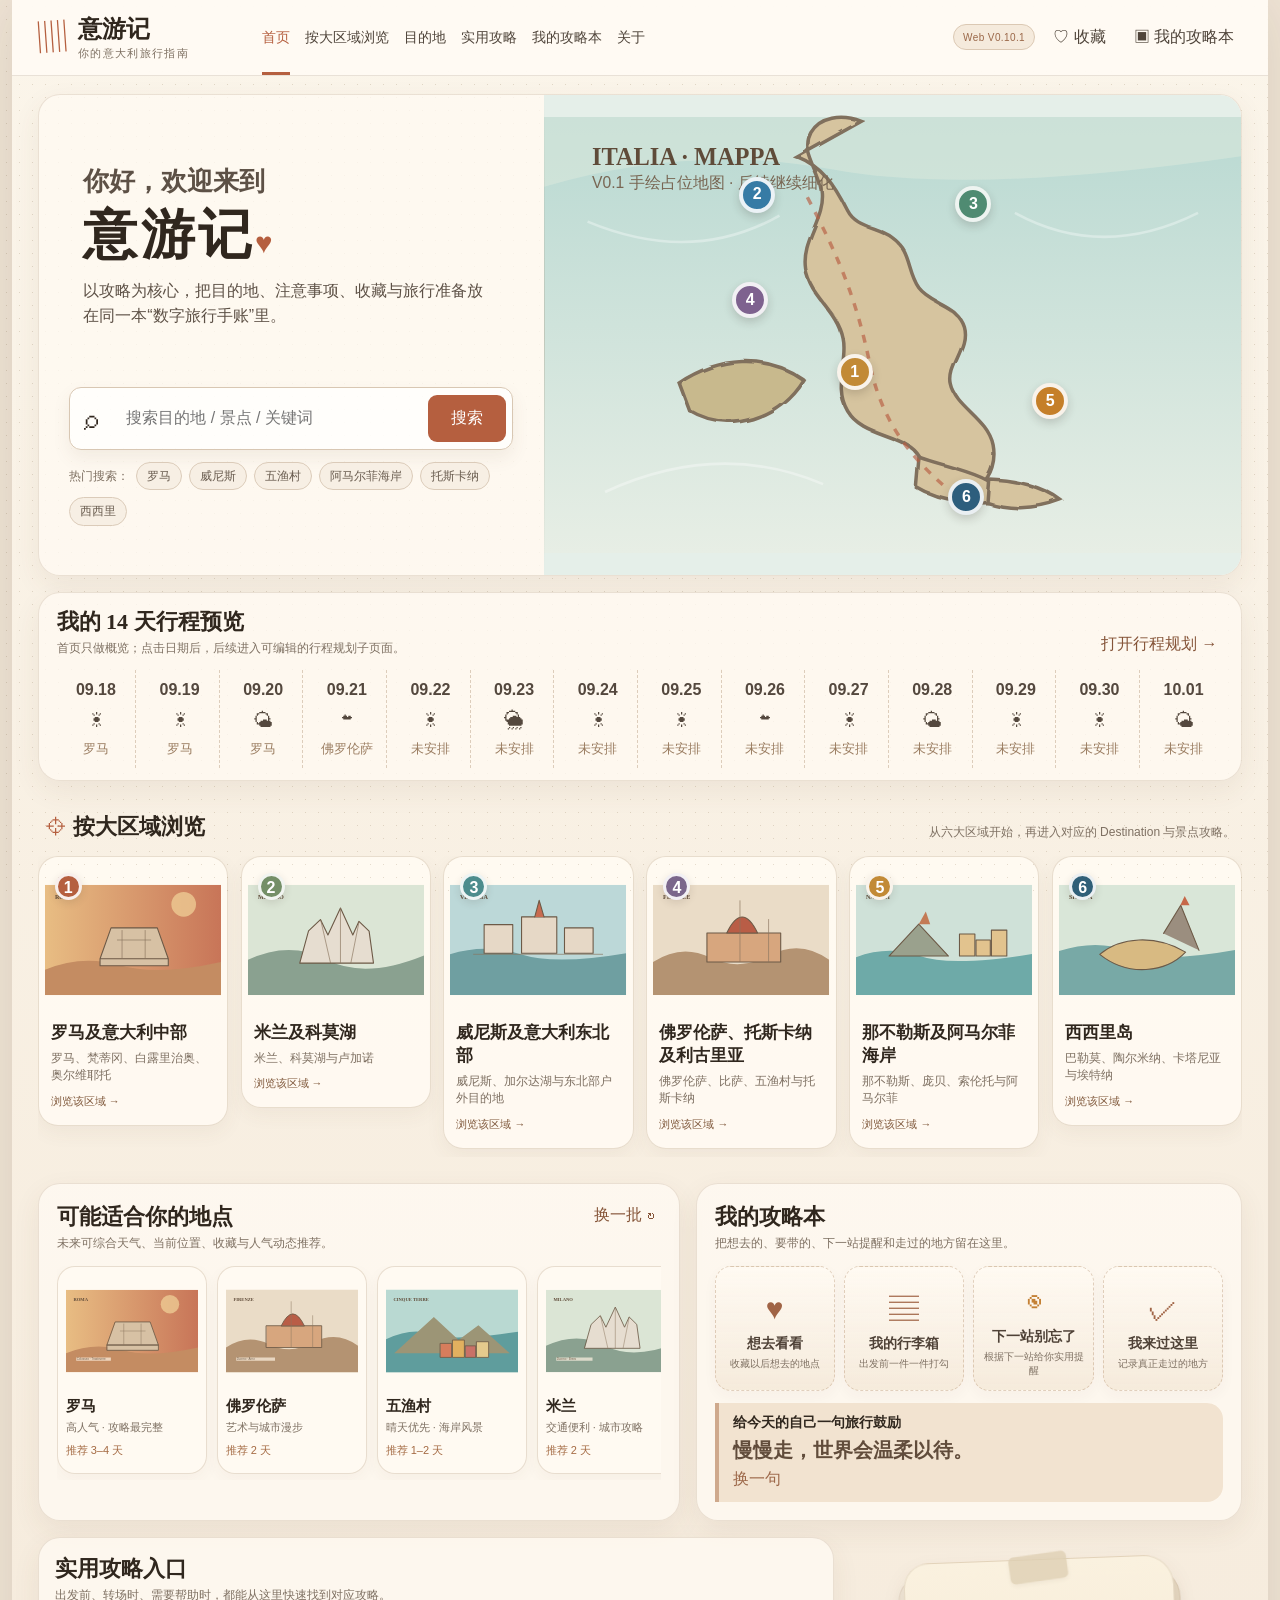
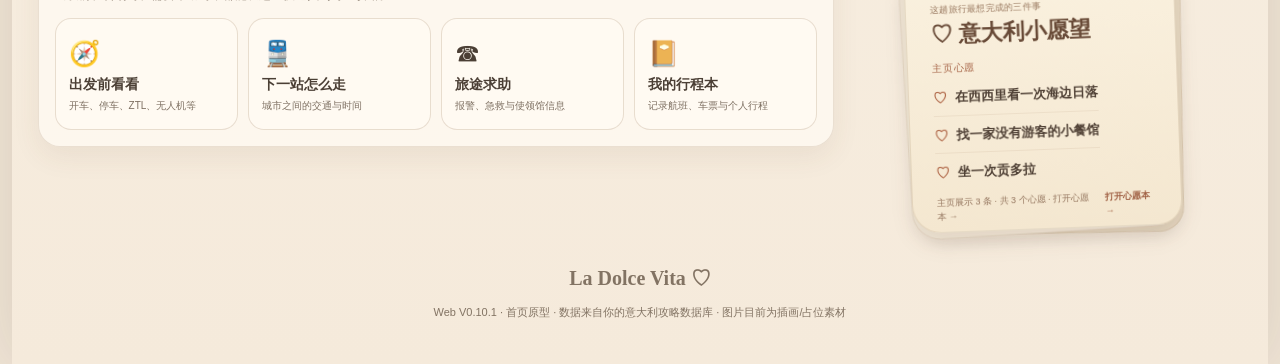
<file: index.html>
<!doctype html>
<html lang="zh-CN">
<head>
  <meta charset="utf-8" />
  <meta name="viewport" content="width=device-width, initial-scale=1" />
  <meta name="description" content="意游记：以攻略为核心的意大利旅行指南原型。" />
  <meta name="app-version" content="Web V0.10.1" />
  <title>意游记｜意大利旅行攻略</title>
  <link rel="stylesheet" href="styles.css?v=0.9" />
  <link rel="stylesheet" href="wishlist.css?v=0.9" />
  <link rel="stylesheet" href="ui-v09.css?v=0.9" />
  <link rel="stylesheet" href="card-interactions.css?v=0.10.1" />
</head>
<body>
  <div class="site-shell">
    <header class="topbar">
      <a class="brand" href="#top" aria-label="回到首页">
        <span class="brand-mark" aria-hidden="true">▥</span>
        <span><strong>意游记</strong><small>你的意大利旅行指南</small></span>
      </a>
      <nav class="main-nav" aria-label="主导航">
        <a class="active" href="#top">首页</a>
        <a href="#areas">按大区域浏览</a>
        <a href="#recommendations">目的地</a>
        <a href="#practical">实用攻略</a>
        <a href="#guidebook">我的攻略本</a>
        <a href="#about">关于</a>
      </nav>
      <div class="top-actions">
        <span class="version-badge" title="当前原型版本">Web V0.10.1</span>
        <button class="icon-button" type="button" data-toast="收藏夹将在下一阶段接入">♡ <span>收藏</span></button>
        <button class="icon-button" type="button" data-toast="我的攻略本将在后续接入个人账号">▣ <span>我的攻略本</span></button>
      </div>
    </header>

    <main id="top">
      <section class="hero scrapbook-sheet">
        <div class="hero-copy">
          <div class="paper-note intro-note">
            <p class="eyebrow">你好，欢迎来到</p>
            <h1>意游记<span>♥</span></h1>
            <p>以攻略为核心，把目的地、注意事项、收藏与旅行准备放在同一本“数字旅行手账”里。</p>
          </div>
          <div class="search-card">
            <label class="search-box">
              <span aria-hidden="true">⌕</span>
              <input id="site-search" type="search" placeholder="搜索目的地 / 景点 / 关键词" autocomplete="off" />
              <button id="search-button" type="button">搜索</button>
            </label>
            <div class="hot-search" aria-label="热门搜索">
              <span>热门搜索：</span>
              <button type="button">罗马</button><button type="button">威尼斯</button><button type="button">五渔村</button>
              <button type="button">阿马尔菲海岸</button><button type="button">托斯卡纳</button><button type="button">西西里</button>
            </div>
          </div>
        </div>

        <div class="map-stage" aria-label="意大利六大区域插画地图">
          <svg class="hero-map" role="img" aria-label="手绘风格的意大利区域地图"><use href="assets/illustrations.svg#italy-map"></use></svg>
          <button class="map-hotspot hotspot-1" data-area="A01">1</button>
          <button class="map-hotspot hotspot-2" data-area="A02">2</button>
          <button class="map-hotspot hotspot-3" data-area="A03">3</button>
          <button class="map-hotspot hotspot-4" data-area="A04">4</button>
          <button class="map-hotspot hotspot-5" data-area="A05">5</button>
          <button class="map-hotspot hotspot-6" data-area="A06">6</button>
        </div>
      </section>

      <section class="calendar-strip scrapbook-sheet" aria-labelledby="calendar-title">
        <div class="section-kicker">
          <div>
            <h2 id="calendar-title">我的 14 天行程预览</h2>
            <p>首页只做概览；点击日期后，后续进入可编辑的行程规划子页面。</p>
          </div>
          <button type="button" id="open-planner">打开行程规划 →</button>
        </div>
        <div id="calendar-days" class="calendar-days" aria-label="14天行程"></div>
      </section>

      <section id="areas" class="section-block">
        <div class="section-heading">
          <div><span class="section-icon">⌖</span><h2>按大区域浏览</h2></div>
          <p>从六大区域开始，再进入对应的 Destination 与景点攻略。</p>
        </div>
        <div id="area-grid" class="area-grid"></div>
      </section>

      <section class="lower-grid">
        <div id="recommendations" class="recommend-panel scrapbook-sheet">
          <div class="panel-heading">
            <div><h2>可能适合你的地点</h2><p>未来可综合天气、当前位置、收藏与人气动态推荐。</p></div>
            <button id="shuffle-reco" type="button">换一批 ↻</button>
          </div>
          <div id="recommend-grid" class="recommend-grid"></div>
        </div>

        <div id="guidebook" class="guidebook-panel scrapbook-sheet">
          <div class="panel-heading">
            <div><h2>我的攻略本</h2><p>把想去的、要带的、下一站提醒和走过的地方留在这里。</p></div>
          </div>
          <div class="guidebook-grid">
            <button type="button" class="notebook-card" data-toast="想去看看：后续支持一键收藏景点与目的地，并按城市整理"><span>♥</span><strong>想去看看</strong><small>收藏以后想去的地点</small></button>
            <button type="button" class="notebook-card" data-toast="我的行李箱：后续可自己添加、勾选和复用旅行携带清单"><span>▤</span><strong>我的行李箱</strong><small>出发前一件一件打勾</small></button>
            <button type="button" class="notebook-card next-stop" data-toast="下一站别忘了：未来会结合你的行程，提醒预约、交通、停车、天气与收藏景点"><span>◉</span><strong>下一站别忘了</strong><small>根据下一站给你实用提醒</small></button>
            <button type="button" class="notebook-card" data-toast="我来过这里：后续可以标记已经去过的 Destination，并留下简单旅行记录"><span>✓</span><strong>我来过这里</strong><small>记录真正走过的地方</small></button>
          </div>
          <aside class="encouragement" aria-label="给自己的话">
            <span>给今天的自己一句旅行鼓励</span>
            <blockquote id="encouragement-text">慢慢走，世界会温柔以待。</blockquote>
            <button id="new-encouragement" type="button">换一句</button>
          </aside>
        </div>
      </section>

      <section class="bottom-tools-grid" aria-label="攻略工具与意大利小愿望">
        <section id="practical" class="practical compact-practical scrapbook-sheet">
          <div class="panel-heading compact">
            <div><h2>实用攻略入口</h2><p>出发前、转场时、需要帮助时，都能从这里快速找到对应攻略。</p></div>
          </div>
          <div class="practical-grid practical-grid-four">
            <button type="button" data-toast="后续子页面会整理意大利开车、停车、ZTL、自驾与无人机等通用旅行须知"><span>🧭</span><strong>出发前看看</strong><small>开车、停车、ZTL、无人机等</small></button>
            <button type="button" data-toast="后续会做一张意大利交通图，展示大区与城市之间怎么走、使用什么交通以及大致时间"><span>🚆</span><strong>下一站怎么走</strong><small>城市之间的交通与时间</small></button>
            <button type="button" id="emergency-shortcut"><span>☎</span><strong>旅途求助</strong><small>报警、急救与使领馆信息</small></button>
            <button type="button" data-toast="我的行程本后续支持自己添加航班、车票、船票以及个人行程信息"><span>📔</span><strong>我的行程本</strong><small>记录航班、车票与个人行程</small></button>
          </div>
        </section>

        <aside id="wishlist" class="wish-stack" aria-labelledby="wish-title">
          <div class="wish-sheet">
            <span class="wish-tape" aria-hidden="true"></span>
            <p class="wish-kicker">这趟旅行最想完成的三件事</p>
            <h2 id="wish-title">♡ 意大利小愿望</h2>
            <button id="open-wishlist" class="featured-wish" type="button" aria-haspopup="dialog" aria-controls="wishlist-dialog">
              <span class="featured-wish-label">主页心愿</span>
              <span id="home-wish-list" class="home-wish-list" aria-live="polite"></span>
              <span class="wish-home-footer">
                <span id="wish-count">3 个心愿</span>
                <strong>打开心愿本 →</strong>
              </span>
            </button>
          </div>
        </aside>
      </section>
    </main>

    <footer id="about" class="footer">
      <span>La Dolce Vita ♡</span>
      <p>Web V0.10.1 · 首页原型 · 数据来自你的意大利攻略数据库 · 图片目前为插画/占位素材</p>
    </footer>
  </div>

  <dialog id="planner-dialog" class="paper-dialog">
    <button class="dialog-close" type="button" data-close-dialog="planner-dialog" aria-label="关闭">×</button>
    <h2>行程规划子页面</h2>
    <p>这里后续会做成你说的“轻量甘特图”：每一天可以指定所在城市/区域，拖动或编辑日期，并与天气、收藏地点联动。</p>
    <div class="mini-gantt" aria-hidden="true">
      <span>罗马</span><i style="--start:1;--span:4"></i>
      <span>佛罗伦萨</span><i style="--start:5;--span:3"></i>
      <span>威尼斯</span><i style="--start:8;--span:2"></i>
      <span>西西里</span><i style="--start:10;--span:5"></i>
    </div>
    <p class="muted">当前首页只保留入口与预览，正式交互放到子页面阶段。</p>
  </dialog>

  <dialog id="emergency-dialog" class="paper-dialog">
    <button class="dialog-close" type="button" data-close-dialog="emergency-dialog" aria-label="关闭">×</button>
    <h2>旅途求助</h2>
    <p class="muted">这里会集中放旅行中真正需要快速找到的应急信息，包括报警、急救、中国驻意大利使领馆及其他求助方式。</p>
    <div class="emergency-list">
      <div><strong>欧洲统一紧急电话</strong><span>112</span></div>
      <div><strong>中国驻意大利使领馆 / 其他应急联系方式</strong><span>后续从攻略数据接入</span></div>
    </div>
  </dialog>

  <dialog id="wishlist-dialog" class="paper-dialog wish-dialog">
    <button class="dialog-close" type="button" data-close-dialog="wishlist-dialog" aria-label="关闭">×</button>
    <div class="wish-dialog-header">
      <h2>♡ 意大利小愿望</h2>
      <p class="muted">这里是完整的心愿本：可以新增、直接修改文字、标记完成或删除。用 ☆ / ★ 选择主页最想完成的 3 条心愿。</p>
    </div>
    <form id="wish-form" class="wish-add-form">
      <input id="wish-input" type="text" maxlength="80" autocomplete="off" placeholder="比如：在陶尔米纳看一次日落" aria-label="写下一个新的意大利小愿望" />
      <button type="submit">＋ 添加心愿</button>
    </form>
    <div id="wish-items" class="wish-items" aria-live="polite"></div>
    <p class="muted wish-dialog-help">V0.9 先用弹窗验证编辑逻辑；主页稳定后，这里可以直接升级成完整独立子页面。</p>
  </dialog>

  <div id="toast" class="toast" role="status" aria-live="polite"></div>
  <script src="data.js?v=0.9"></script>
  <script src="app.js?v=0.9"></script>
  <script src="wishlist.js?v=0.9"></script>
  <script src="card-interactions.js?v=0.10.1"></script>
</body>
</html>
</file>
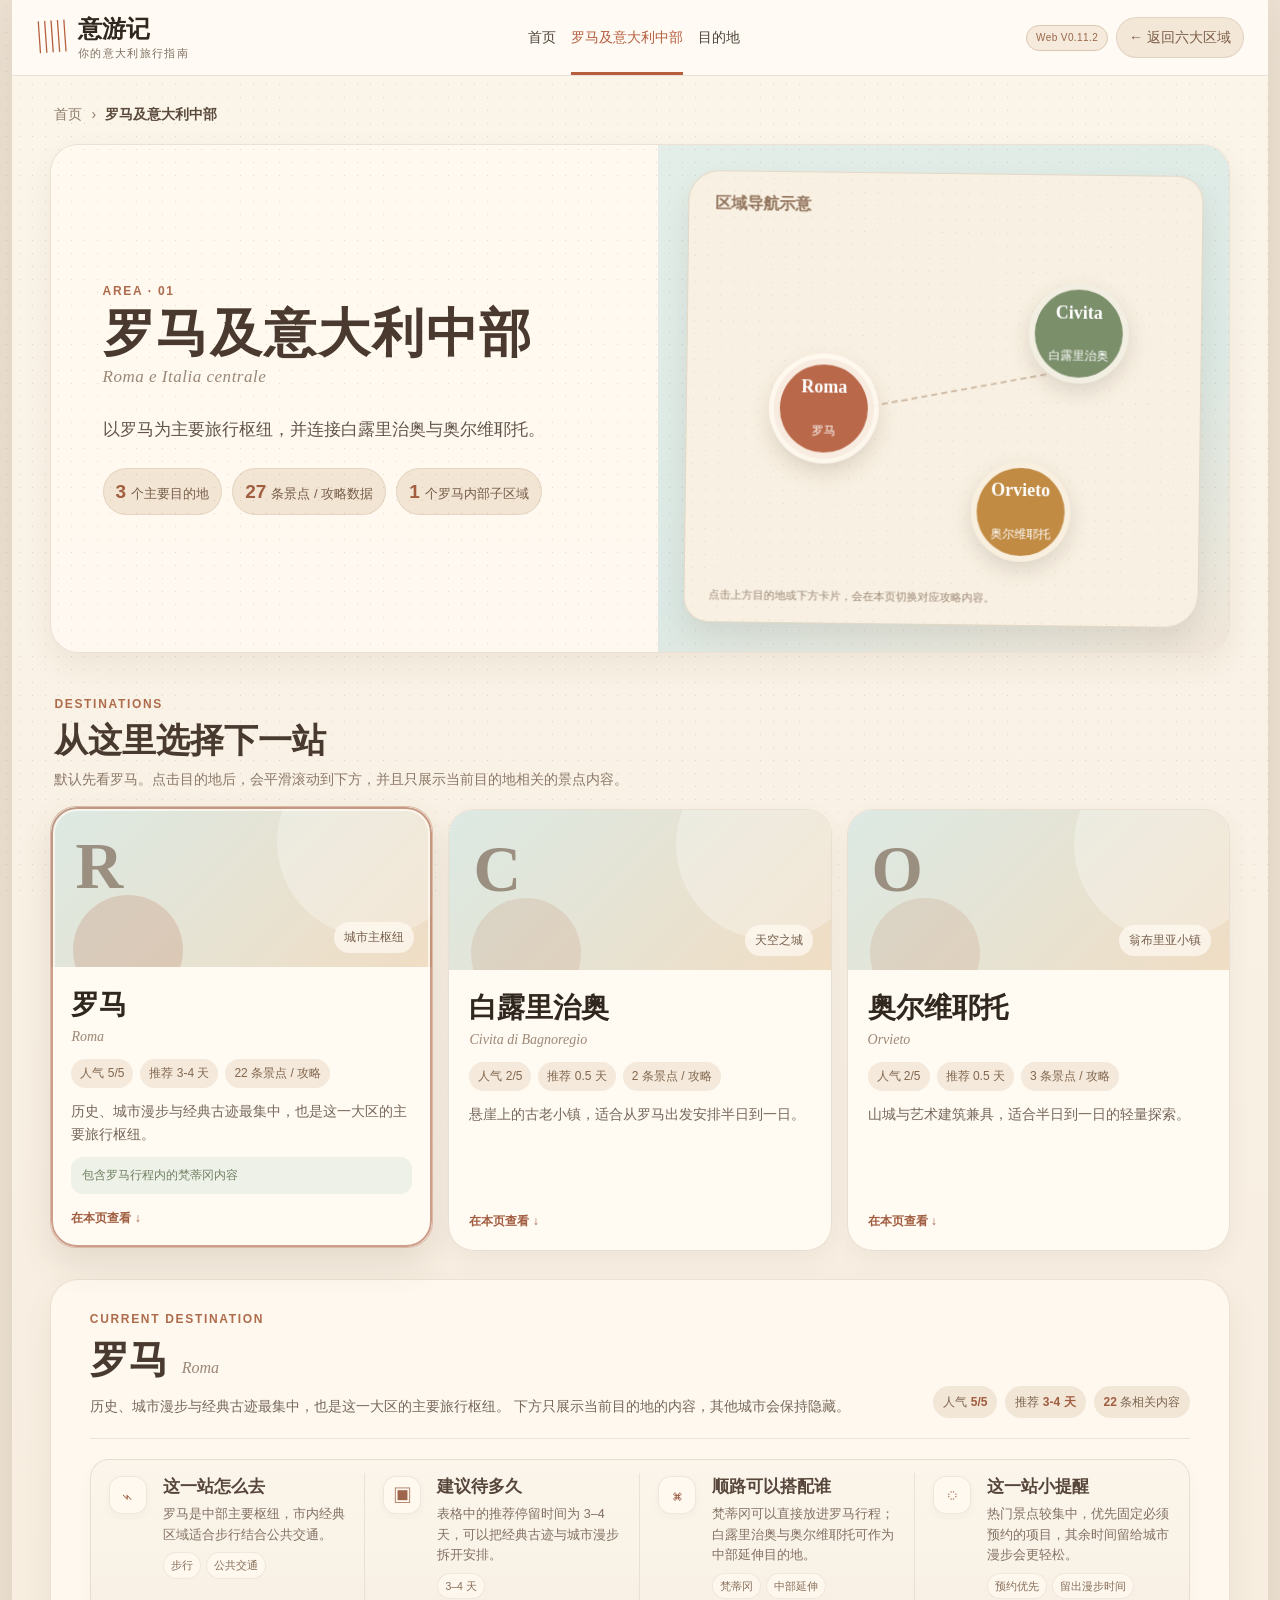
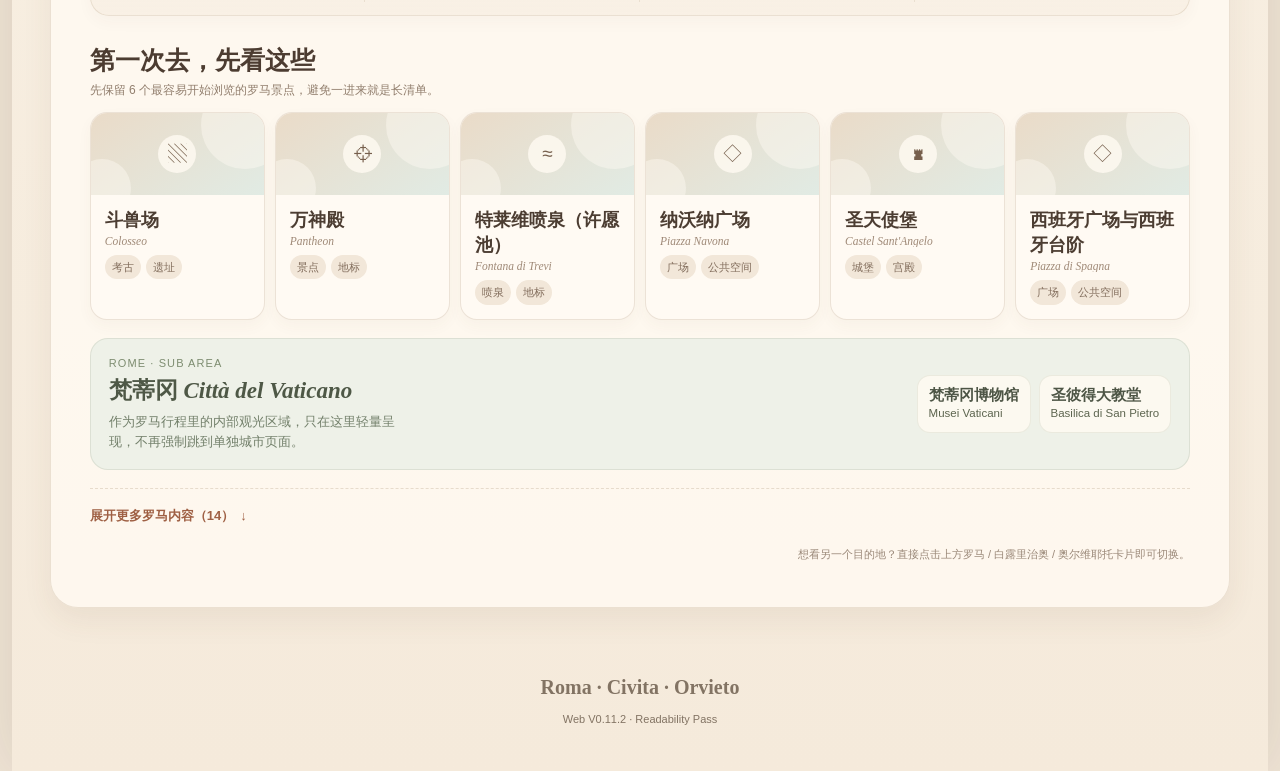
<file: area.html>
<!doctype html>
<html lang="zh-CN">
<head>
  <meta charset="utf-8" />
  <meta name="viewport" content="width=device-width, initial-scale=1" />
  <meta name="description" content="意游记区域攻略：罗马及意大利中部" />
  <meta name="app-version" content="Web V0.11.2" />
  <title>罗马及意大利中部｜意游记</title>
  <link rel="stylesheet" href="styles.css?v=0.10" />
  <link rel="stylesheet" href="subpages.css?v=0.10" />
  <link rel="stylesheet" href="card-interactions.css?v=0.10.1" />
  <link rel="stylesheet" href="area-v011.css?v=0.11" />
  <link rel="stylesheet" href="area-v0111.css?v=0.11.1" />
  <link rel="stylesheet" href="area-v0112.css?v=0.11.2" />
</head>
<body>
  <div class="site-shell subpage-shell">
    <header class="topbar subpage-topbar">
      <a class="brand" href="index.html" aria-label="返回首页">
        <span class="brand-mark" aria-hidden="true">▥</span>
        <span><strong>意游记</strong><small>你的意大利旅行指南</small></span>
      </a>
      <nav class="main-nav subpage-nav" aria-label="子页面导航">
        <a href="index.html">首页</a>
        <a class="active" href="area.html?id=A01">罗马及意大利中部</a>
        <a href="#destinations">目的地</a>
      </nav>
      <div class="top-actions">
        <span class="version-badge">Web V0.11.2</span>
        <a class="soft-link" href="index.html#areas">← 返回六大区域</a>
      </div>
    </header>

    <main class="subpage-main">
      <div class="breadcrumb" aria-label="面包屑">
        <a href="index.html">首页</a><span>›</span><strong id="breadcrumb-area">罗马及意大利中部</strong>
      </div>

      <section class="area-hero paper-surface">
        <div class="area-hero-copy">
          <p class="subpage-eyebrow">AREA · 01</p>
          <h1 id="area-title">罗马及意大利中部</h1>
          <p id="area-title-it" class="original-name">Roma e Italia centrale</p>
          <p id="area-description" class="lead-copy">以罗马为主要旅行枢纽，并连接白露里治奥与奥尔维耶托。</p>
          <div class="area-stats" id="area-stats"></div>
        </div>
        <div class="area-sketch" aria-label="罗马及意大利中部区域示意">
          <div class="sketch-paper">
            <span class="sketch-label">区域导航示意</span>
            <div class="sketch-route"></div>
            <button class="sketch-pin pin-rome" type="button" data-select-destination="D001"><b>Roma</b><small>罗马</small></button>
            <button class="sketch-pin pin-civita" type="button" data-select-destination="D003"><b>Civita</b><small>白露里治奥</small></button>
            <button class="sketch-pin pin-orvieto" type="button" data-select-destination="D004"><b>Orvieto</b><small>奥尔维耶托</small></button>
            <span class="sketch-note">点击上方目的地或下方卡片，会在本页切换对应攻略内容。</span>
          </div>
        </div>
      </section>

      <section id="destinations" class="destination-section">
        <div class="subpage-section-heading">
          <div>
            <p class="subpage-eyebrow">DESTINATIONS</p>
            <h2>从这里选择下一站</h2>
            <p>默认先看罗马。点击目的地后，会平滑滚动到下方，并且只展示当前目的地相关的景点内容。</p>
          </div>
        </div>
        <div id="destination-grid" class="destination-grid"></div>
      </section>

      <section id="destination-focus" class="destination-focus paper-surface" aria-live="polite">
        <div id="focus-header" class="focus-header"></div>
        <div id="focus-hints" class="focus-hints" aria-label="当前目的地旅行提示"></div>
        <div id="focus-content"></div>
        <p class="focus-switch-note">想看另一个目的地？直接点击上方罗马 / 白露里治奥 / 奥尔维耶托卡片即可切换。</p>
      </section>
    </main>

    <footer class="footer subpage-footer">
      <span>Roma · Civita · Orvieto</span>
      <p>Web V0.11.2 · Readability Pass</p>
    </footer>
  </div>

  <script src="v010-data.js?v=0.10"></script>
  <script src="area.js?v=0.11.1"></script>
  <script src="card-interactions.js?v=0.10.1"></script>
</body>
</html>
</file>
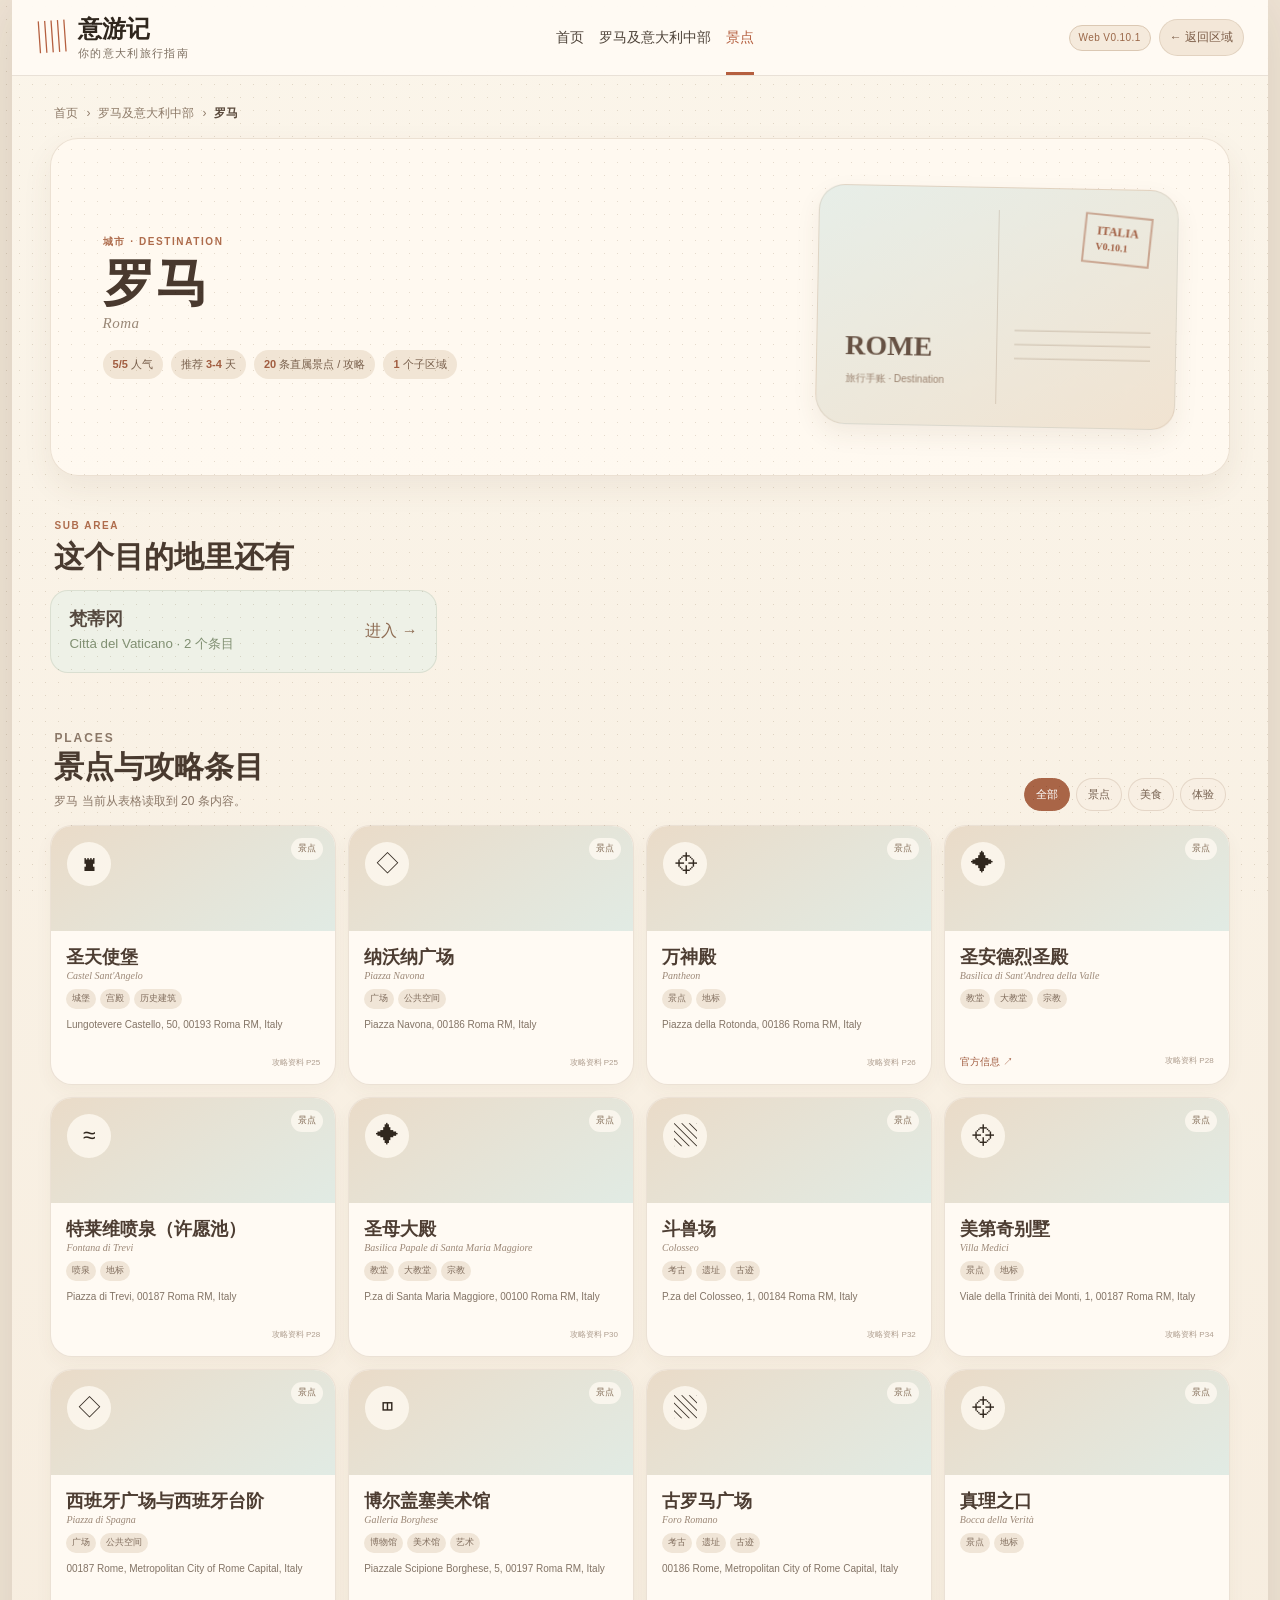
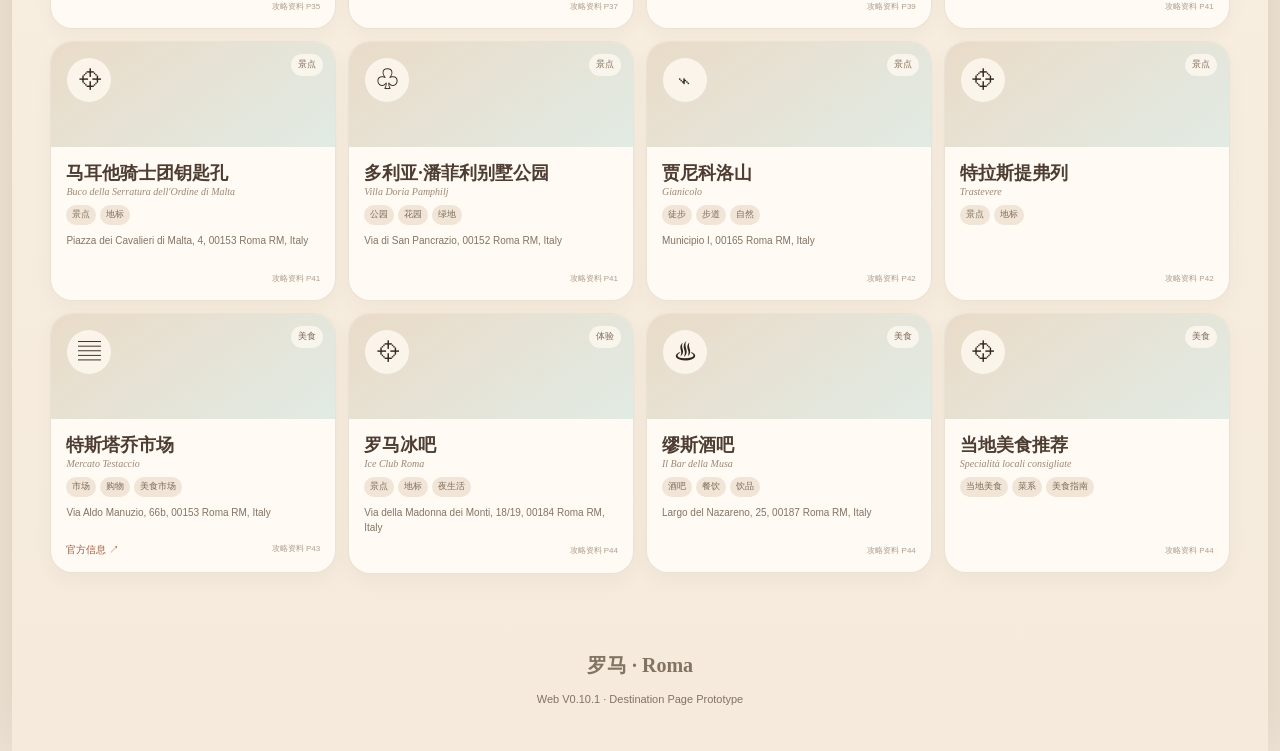
<file: destination.html>
<!doctype html>
<html lang="zh-CN">
<head>
  <meta charset="utf-8" />
  <meta name="viewport" content="width=device-width, initial-scale=1" />
  <meta name="description" content="意游记目的地攻略" />
  <meta name="app-version" content="Web V0.10.1" />
  <title>目的地｜意游记</title>
  <link rel="stylesheet" href="styles.css?v=0.10" />
  <link rel="stylesheet" href="subpages.css?v=0.10" />
  <link rel="stylesheet" href="card-interactions.css?v=0.10.1" />
</head>
<body>
  <div class="site-shell subpage-shell">
    <header class="topbar subpage-topbar">
      <a class="brand" href="index.html" aria-label="返回首页">
        <span class="brand-mark" aria-hidden="true">▥</span>
        <span><strong>意游记</strong><small>你的意大利旅行指南</small></span>
      </a>
      <nav class="main-nav subpage-nav" aria-label="子页面导航">
        <a href="index.html">首页</a>
        <a href="area.html?id=A01">罗马及意大利中部</a>
        <a class="active" href="#places">景点</a>
      </nav>
      <div class="top-actions">
        <span class="version-badge">Web V0.10.1</span>
        <a class="soft-link" href="area.html?id=A01">← 返回区域</a>
      </div>
    </header>

    <main class="subpage-main">
      <div class="breadcrumb" aria-label="面包屑">
        <a href="index.html">首页</a><span>›</span><a href="area.html?id=A01">罗马及意大利中部</a><span>›</span><strong id="breadcrumb-destination">目的地</strong>
      </div>

      <section class="destination-hero paper-surface">
        <div>
          <p id="destination-type" class="subpage-eyebrow">DESTINATION</p>
          <h1 id="destination-title">罗马</h1>
          <p id="destination-original" class="original-name">Roma</p>
          <div id="destination-meta" class="destination-meta"></div>
          <p id="destination-note" class="lead-copy destination-note"></p>
        </div>
        <div class="destination-postcard" aria-hidden="true">
          <div class="postcard-stamp">ITALIA<br><small>V0.10.1</small></div>
          <div class="postcard-line"></div>
          <strong id="postcard-name">ROMA</strong>
          <span>旅行手账 · Destination</span>
        </div>
      </section>

      <section id="child-destinations" class="child-section" hidden>
        <div class="subpage-section-heading compact-heading">
          <div>
            <p class="subpage-eyebrow">SUB AREA</p>
            <h2>这个目的地里还有</h2>
          </div>
        </div>
        <div id="child-grid" class="child-grid"></div>
      </section>

      <section id="places" class="places-section">
        <div class="places-heading">
          <div>
            <p class="subpage-eyebrow">PLACES</p>
            <h2 id="places-heading-title">景点与攻略条目</h2>
            <p id="places-count"></p>
          </div>
          <div id="place-filters" class="place-filters" aria-label="景点筛选"></div>
        </div>
        <div id="place-grid" class="place-grid"></div>
      </section>
    </main>

    <footer class="footer subpage-footer">
      <span id="footer-destination">La Dolce Vita ♡</span>
      <p>Web V0.10.1 · Destination Page Prototype</p>
    </footer>
  </div>

  <script src="v010-data.js?v=0.10"></script>
  <script src="destination.js?v=0.10"></script>
  <script src="card-interactions.js?v=0.10.1"></script>
</body>
</html>
</file>
<file: styles.css>
:root{
  --paper:#f6eddf;
  --paper-2:#fffaf2;
  --ink:#30271e;
  --muted:#7e7062;
  --line:#d8c7b3;
  --rust:#b55f3f;
  --sage:#748f67;
  --teal:#4c8c8d;
  --violet:#7a668b;
  --ochre:#c28a36;
  --navy:#305f78;
  --shadow:0 12px 30px rgba(91,66,43,.10);
}

*{box-sizing:border-box}
html{scroll-behavior:smooth}
body{
  margin:0;
  color:var(--ink);
  background:#efe4d5;
  font-family:-apple-system,BlinkMacSystemFont,"Segoe UI","Microsoft YaHei",sans-serif;
  line-height:1.55;
}
body::before{
  content:"";
  position:fixed;
  inset:0;
  pointer-events:none;
  opacity:.27;
  background-image:radial-gradient(#9e886d .6px,transparent .7px),radial-gradient(#fff .6px,transparent .7px);
  background-size:13px 13px,17px 17px;
  background-position:0 0,5px 7px;
  mix-blend-mode:multiply;
}
button,input{font:inherit}
button{touch-action:manipulation}

/* V0.6：宽屏优先，保留少量纸张边缘，不再像中间窄画布 */
.site-shell{
  width:calc(100% - 24px);
  max-width:2200px;
  margin:0 auto;
  background:linear-gradient(180deg,#fbf5ea,#f5eadb);
  min-height:100vh;
  box-shadow:0 0 60px rgba(70,53,35,.12);
}
.topbar{
  min-height:76px;
  display:flex;
  align-items:center;
  gap:clamp(18px,2vw,34px);
  padding:0 clamp(22px,2.6vw,54px);
  border-bottom:1px solid rgba(110,87,64,.15);
  background:rgba(255,251,244,.88);
  position:sticky;
  top:0;
  z-index:20;
  backdrop-filter:blur(10px);
}
.brand{display:flex;align-items:center;gap:10px;text-decoration:none;color:inherit;min-width:220px}
.brand-mark{font-size:32px;color:var(--rust);transform:rotate(-4deg)}
.brand strong{display:block;font:700 24px "STKaiti","KaiTi",serif}
.brand small{display:block;color:var(--muted);letter-spacing:.12em;font-size:11px}
.main-nav{display:flex;align-items:center;gap:clamp(14px,1.8vw,30px);flex:1}
.main-nav a{color:#4f443a;text-decoration:none;font-size:14px;padding:27px 0 23px;border-bottom:3px solid transparent;white-space:nowrap}
.main-nav a.active,.main-nav a:hover{color:var(--rust);border-bottom-color:var(--rust)}
.top-actions{display:flex;align-items:center;gap:8px;white-space:nowrap}
.icon-button{border:0;background:transparent;padding:10px;color:#4f443a;cursor:pointer}
.icon-button:hover{color:var(--rust)}
.version-badge{
  display:inline-flex;
  align-items:center;
  height:26px;
  padding:0 9px;
  border:1px solid #dbc8b3;
  border-radius:999px;
  background:#f5eadc;
  color:#9a6748;
  font-size:10px;
  letter-spacing:.04em;
}

main{padding:18px clamp(18px,2vw,42px) 0}
.scrapbook-sheet{
  background:rgba(255,250,242,.78);
  border:1px solid rgba(164,133,101,.26);
  box-shadow:var(--shadow);
  border-radius:8px;
  position:relative;
}

.hero{display:grid;grid-template-columns:42% 58%;min-height:480px;overflow:hidden}
.hero::after{content:"";position:absolute;left:42%;top:0;bottom:0;width:1px;background:linear-gradient(transparent,rgba(137,108,78,.22),transparent)}
.hero-copy{padding:44px clamp(28px,2.4vw,48px) 32px;display:flex;flex-direction:column;justify-content:center}
.paper-note{position:relative;padding:8px 14px 18px}
.paper-note::before{content:"";position:absolute;inset:-14px -5px;background:linear-gradient(3deg,rgba(255,252,246,.82),rgba(243,229,208,.54));z-index:-1;clip-path:polygon(1% 3%,99% 0,98% 96%,3% 100%)}
.eyebrow{font:600 26px "STKaiti","KaiTi",serif;margin:0}
.hero h1{font:700 clamp(52px,4.2vw,72px)/1.05 "STKaiti","KaiTi",serif;margin:8px 0 12px;letter-spacing:.06em}
.hero h1 span{color:var(--rust);font-size:.55em}
.hero-copy p{max-width:620px;color:#5d5146}
.search-card{margin-top:24px;max-width:720px}
.search-box{display:grid;grid-template-columns:34px 1fr auto;align-items:center;border:1px solid var(--line);background:rgba(255,255,255,.72);border-radius:12px;padding:5px 6px 5px 14px;box-shadow:0 8px 18px rgba(100,72,47,.08)}
.search-box span{font-size:28px}
.search-box input{border:0;outline:0;background:transparent;min-width:0;padding:13px 8px;color:var(--ink)}
.search-box button{border:0;border-radius:9px;background:var(--rust);color:#fff;padding:11px 23px;cursor:pointer}
.hot-search{display:flex;align-items:center;gap:7px;flex-wrap:wrap;margin-top:12px;color:var(--muted);font-size:12px}
.hot-search button{border:1px solid #dbcbb9;background:#f7efe4;border-radius:999px;padding:4px 10px;color:#6a5d50;cursor:pointer}
.hot-search button:hover{border-color:var(--rust);color:var(--rust)}

.map-stage{position:relative;min-height:480px;background:#e5efe9;overflow:hidden}
.map-hotspot{position:absolute;width:36px;height:36px;border-radius:50%;border:4px solid rgba(255,255,255,.9);color:#fff;font-weight:800;box-shadow:0 4px 10px rgba(42,36,30,.18);cursor:pointer}
.hotspot-1{left:42%;top:54%;background:var(--ochre)}
.hotspot-2{left:28%;top:17%;background:#367ba5}
.hotspot-3{left:59%;top:19%;background:#4f8b72}
.hotspot-4{left:27%;top:39%;background:#7e628f}
.hotspot-5{left:70%;top:60%;background:#c57f29}
.hotspot-6{left:58%;top:80%;background:#2d5e7d}

.calendar-strip{margin-top:16px;padding:14px 18px 12px}
.section-kicker,.panel-heading,.section-heading{display:flex;align-items:flex-end;justify-content:space-between;gap:18px}
.section-kicker h2,.panel-heading h2,.section-heading h2{margin:0;font:700 22px "STKaiti","KaiTi",serif}
.section-kicker p,.panel-heading p,.section-heading p{margin:2px 0 0;color:var(--muted);font-size:12px}
.section-kicker button,.panel-heading button{border:0;background:transparent;color:#855438;cursor:pointer}
.calendar-days{display:grid;grid-template-columns:repeat(14,minmax(68px,1fr));gap:4px;margin-top:12px;overflow-x:auto}
.day-cell{min-width:68px;border:0;border-right:1px dashed #ddcdbb;background:transparent;padding:8px 4px;cursor:pointer;color:#54483e}
.day-cell:last-child{border-right:0}
.day-cell b,.day-cell span,.day-cell small{display:block}
.day-cell span{font-size:20px;margin:3px 0}
.day-cell small{color:#9a7c60;white-space:nowrap}
.day-cell:hover{background:#f3e6d6;border-radius:7px}

.section-block{padding:30px 0 8px}
.section-heading{margin:0 7px 14px}
.section-heading>div{display:flex;align-items:center;gap:8px}
.section-icon{color:var(--rust);font-size:20px}
.area-grid{display:grid;grid-template-columns:repeat(3,minmax(0,1fr));gap:14px}
.area-card{display:grid;grid-template-columns:42% 58%;min-height:158px;background:#fffaf2;border:1px solid #ddcdbb;border-radius:10px;overflow:hidden;box-shadow:0 8px 18px rgba(94,69,46,.07);transition:.2s}
.area-card:hover{transform:translateY(-2px);box-shadow:0 12px 24px rgba(94,69,46,.12)}
.area-image-wrap{position:relative;min-height:158px}
.area-number{position:absolute;top:9px;left:9px;width:28px;height:28px;border-radius:50%;display:grid;place-items:center;color:#fff;font-weight:700;background:var(--rust);border:3px solid rgba(255,255,255,.9)}
.area-card.sage .area-number{background:var(--sage)}
.area-card.teal .area-number{background:var(--teal)}
.area-card.violet .area-number{background:var(--violet)}
.area-card.ochre .area-number{background:var(--ochre)}
.area-card.navy .area-number{background:var(--navy)}
.area-card-body{padding:13px 14px;display:flex;flex-direction:column;min-width:0}
.area-card h3{margin:0 0 6px;font:700 17px "STKaiti","KaiTi",serif}
.area-card p{font-size:12px;color:var(--muted);margin:0;flex:1}
.area-card button{align-self:flex-start;border:0;background:transparent;color:#815a3d;padding:8px 0 0;cursor:pointer}
.empty-state{grid-column:1/-1;padding:30px;text-align:center;color:var(--muted)}

/* 推荐 + 攻略本 */
.lower-grid{display:grid;grid-template-columns:minmax(0,1.08fr) minmax(0,.92fr);gap:16px;margin-top:18px;align-items:stretch}
.recommend-panel,.guidebook-panel{padding:18px;min-width:0;height:100%;display:flex;flex-direction:column}
#recommendations .panel-heading,#guidebook .panel-heading{min-height:45px;align-items:flex-start}
.recommend-grid{display:grid;grid-template-columns:repeat(2,minmax(0,1fr));grid-auto-rows:1fr;gap:10px;margin-top:14px;flex:1}
.recommend-card{display:grid;grid-template-columns:105px minmax(0,1fr);gap:10px;background:#fffaf2;border:1px solid #e0d0bd;border-radius:8px;padding:8px;min-width:0;min-height:98px}
.recommend-card h3{margin:2px 0;font-size:15px}
.recommend-card p{margin:0;color:var(--muted);font-size:11px}
.recommend-card span{display:inline-block;margin-top:7px;color:#a46a43;font-size:11px}
.guidebook-grid{display:grid;grid-template-columns:repeat(4,minmax(0,1fr));gap:9px;margin-top:14px}
.notebook-card{border:1px dashed #cdb79f;background:linear-gradient(#fffaf2,#f3e6d6);min-height:118px;border-radius:6px;padding:12px 6px;cursor:pointer;color:#4f4237;min-width:0}
.notebook-card span{display:block;font-size:30px;color:#a06445}
.notebook-card.next-stop span{color:#c48135}
.notebook-card strong,.notebook-card small{display:block}
.notebook-card strong{font-size:14px;white-space:nowrap}
.notebook-card small{color:var(--muted);font-size:10px;margin-top:3px;line-height:1.4}
.notebook-card:hover{transform:rotate(-.4deg);border-color:#a77b59}
.encouragement{width:100%;margin-top:12px;min-height:92px;border-left:4px solid #cfa98c;padding:11px 14px 10px;background:#f2e3d0;display:flex;flex-direction:column;justify-content:center}
.encouragement span{font:600 14px "STKaiti","KaiTi",serif}
.encouragement blockquote{font:700 20px "STKaiti","KaiTi",serif;margin:5px 0 3px;color:#614c3b}
.encouragement button{border:0;background:transparent;color:#9c6748;cursor:pointer;padding:0;align-self:flex-start}

/* 左下攻略入口 + 右下愿望便签 */
.bottom-tools-grid{display:grid;grid-template-columns:minmax(0,1.25fr) minmax(330px,.75fr);gap:16px;margin-top:16px;align-items:stretch}
.practical{padding:16px;margin:0}
.panel-heading.compact{align-items:center}
.practical-grid{display:grid;gap:10px;margin-top:13px}
.practical-grid-four{grid-template-columns:repeat(4,minmax(0,1fr))}
.practical-grid button{border:1px solid #dfcfbd;background:#fffaf3;border-radius:8px;padding:13px;text-align:left;cursor:pointer;color:#4b3f35;min-height:112px}
.practical-grid button:hover{border-color:#b88766;transform:translateY(-1px)}
.practical-grid span{font-size:25px;display:block}
.practical-grid strong,.practical-grid small{display:block}
.practical-grid strong{font-size:14px;margin-top:2px}
.practical-grid small{color:var(--muted);font-size:10px;margin-top:3px;line-height:1.45}

.wish-board{
  position:relative;
  min-height:100%;
  padding:34px 28px 22px;
  overflow:hidden;
  background:linear-gradient(176deg,#f8e7bc 0%,#f1ddb0 62%,#ead3a4 100%);
  border:1px solid #d4ba87;
  box-shadow:0 12px 28px rgba(91,66,43,.12);
  color:#5e4736;
  transform:rotate(.35deg);
  clip-path:polygon(1.2% 2%,98.7% 0,100% 94%,96% 100%,3% 98.6%,0 7%);
}
.wish-board::before{
  content:"";
  position:absolute;
  inset:9px;
  border:1px dashed rgba(124,90,52,.2);
  pointer-events:none;
}
.wish-magnet{position:absolute;top:10px;width:20px;height:20px;border-radius:50%;background:radial-gradient(circle at 35% 30%,#e7b674,#a3653e 58%,#75442d 100%);box-shadow:0 3px 6px rgba(74,46,28,.22)}
.magnet-left{left:26px}.magnet-right{left:56px}
.wish-stamp{position:absolute;right:22px;top:18px;padding:6px 8px;border:1px solid rgba(169,94,61,.45);color:#a3644d;font:700 10px/1.1 Georgia,serif;letter-spacing:.05em;transform:rotate(4deg);opacity:.72}
.wish-kicker{margin:10px 0 2px;color:#8d745f;font-size:11px}
.wish-board h2{margin:0 0 12px;font:700 24px "STKaiti","KaiTi",serif;color:#6f4c37}
.wish-list{list-style:none;padding:0;margin:0;display:grid;gap:8px;font-size:13px}
.wish-list li{display:flex;align-items:flex-start;gap:8px;padding-bottom:6px;border-bottom:1px dashed rgba(126,91,56,.22)}
.wish-list li span{color:#a86544;font-weight:700}
.wish-board button{position:relative;z-index:1;border:0;background:transparent;color:#995b3d;padding:14px 0 0;cursor:pointer;font:700 13px "STKaiti","KaiTi",serif}
.wish-board button:hover{color:#b45f3f}

.footer{padding:26px 28px 32px;text-align:center;color:#827363}
.footer span{font:700 20px "STKaiti","KaiTi",serif}
.footer p{font-size:11px}

.paper-dialog{max-width:620px;width:calc(100% - 32px);border:1px solid #d7c4ae;border-radius:10px;background:#fff8ee;color:var(--ink);box-shadow:0 30px 80px rgba(50,38,28,.32);padding:30px}
.paper-dialog::backdrop{background:rgba(38,29,22,.44);backdrop-filter:blur(2px)}
.dialog-close{position:absolute;right:12px;top:9px;border:0;background:transparent;font-size:28px;cursor:pointer}
.paper-dialog h2{font:700 30px "STKaiti","KaiTi",serif;margin:0}
.muted{color:var(--muted)}
.mini-gantt{display:grid;grid-template-columns:92px repeat(14,1fr);gap:5px;align-items:center;margin:24px 0}
.mini-gantt span{font-size:12px}
.mini-gantt i{grid-column:calc(var(--start) + 1)/span var(--span);height:22px;background:#d9b18e;border-radius:5px}
.emergency-list{display:grid;gap:10px;margin-top:20px}
.emergency-list div{display:flex;justify-content:space-between;gap:20px;border-bottom:1px dashed #d6c2aa;padding:10px 0}
.toast{position:fixed;left:50%;bottom:28px;transform:translate(-50%,20px);background:#3d3026;color:#fff;padding:10px 16px;border-radius:999px;opacity:0;pointer-events:none;transition:.2s;z-index:50;box-shadow:0 8px 30px rgba(0,0,0,.2)}
.toast.show{opacity:1;transform:translate(-50%,0)}

/* 本地 SVG 插画系统 */
.art,.hero-map{display:block;width:100%;height:100%}
.area-art,.reco-art{width:100%;height:100%}
.map-stage .hero-map{position:absolute;inset:0;width:100%;height:100%}
.area-image-wrap .art,.recommend-card .art{overflow:hidden}
.recommend-card .reco-art{width:105px;height:88px;border-radius:6px}
.area-image-wrap .area-art{position:absolute;inset:0}

@media(max-width:1380px){
  .topbar{padding-left:24px;padding-right:24px}
  .main-nav{gap:15px}
  .brand{min-width:200px}
  .bottom-tools-grid{grid-template-columns:minmax(0,1.15fr) minmax(300px,.85fr)}
}

@media(max-width:1180px){
  .main-nav a:nth-last-child(-n+2){display:none}
  .hero{grid-template-columns:1fr}
  .hero::after{display:none}
  .map-stage{height:460px;min-height:0}
  .area-grid{grid-template-columns:repeat(2,minmax(0,1fr))}
  .lower-grid{grid-template-columns:1fr}
  .bottom-tools-grid{grid-template-columns:1fr}
  .wish-board{min-height:220px;transform:rotate(.2deg)}
}

@media(max-width:720px){
  .site-shell{width:100%}
  main{padding:10px 12px 0}
  .topbar{height:auto;min-height:68px;padding:10px 14px;flex-wrap:wrap}
  .brand{min-width:0;flex:1}
  .brand small{display:none}
  .version-badge{display:none}
  .main-nav{order:3;width:100%;overflow-x:auto;padding-bottom:2px}
  .main-nav a{padding:8px 0 6px}
  .top-actions .icon-button span{display:none}
  .hero-copy{padding:28px 18px}
  .hero h1{font-size:48px}
  .map-stage{height:330px}
  .calendar-days{grid-template-columns:repeat(14,72px)}
  .area-grid{grid-template-columns:1fr}
  .area-card{grid-template-columns:40% 60%}
  .recommend-grid{grid-template-columns:1fr}
  .guidebook-grid{grid-template-columns:repeat(2,minmax(0,1fr))}
  .practical-grid-four{grid-template-columns:repeat(2,minmax(0,1fr))}
  .section-heading{align-items:flex-start;flex-direction:column}
  .map-hotspot{width:30px;height:30px}
  .wish-board{padding:34px 22px 20px}
  .footer{padding-bottom:24px}
}

@media(max-width:420px){
  .hero h1{font-size:42px}
  .area-card{grid-template-columns:1fr}
  .area-image-wrap{height:150px}
  .guidebook-grid{grid-template-columns:1fr}
  .practical-grid-four{grid-template-columns:1fr}
  .recommend-card{grid-template-columns:90px 1fr}
  .recommend-card .reco-art{width:90px;height:88px}
}
</file>
<file: wishlist.css>
/* Web V0.8 — 意大利小愿望：轻复古方形手账便签 + 可编辑心愿本 */

.bottom-tools-grid{
  align-items:start;
}

.wish-stack{
  position:relative;
  width:min(348px,88%);
  aspect-ratio:1 / 1;
  justify-self:center;
  align-self:start;
  padding:14px;
  color:#594536;
  isolation:isolate;
  transform:rotate(-.7deg);
}

/* 背后的两张纸只做很轻的层次，不再用重描边和脏旧纹理 */
.wish-stack::before,
.wish-stack::after{
  content:"";
  position:absolute;
  inset:15px 12px 11px 14px;
  z-index:-2;
  background:#eadfca;
  border:1px solid rgba(126,103,78,.18);
  box-shadow:0 7px 18px rgba(78,57,39,.07);
  clip-path:polygon(2% 1%,98% 2%,99% 97%,3% 99%);
}

.wish-stack::before{
  transform:translate(-8px,5px) rotate(-2deg);
  background:#efe5d4;
}

.wish-stack::after{
  transform:translate(7px,7px) rotate(1.4deg);
  background:#e5d7c0;
  z-index:-3;
}

.wish-sheet{
  position:relative;
  width:100%;
  height:100%;
  padding:44px 28px 24px;
  background:linear-gradient(180deg,#f8eedb 0%,#f3e5ce 100%);
  border:1px solid rgba(122,95,69,.22);
  box-shadow:0 12px 24px rgba(87,63,43,.10);
  clip-path:polygon(1.5% 1.2%,98.5% .5%,99.2% 97.5%,97% 99%,2% 98.2%,.7% 4%);
  display:flex;
  flex-direction:column;
}

/* 顶部胶带：偏干净、半透明的旧纸胶带 */
.wish-tape{
  position:absolute;
  z-index:4;
  top:-7px;
  left:50%;
  width:62px;
  height:31px;
  transform:translateX(-50%) rotate(-5deg);
  background:rgba(226,211,181,.83);
  box-shadow:0 2px 4px rgba(86,63,43,.06);
  clip-path:polygon(5% 5%,96% 0,100% 88%,92% 100%,3% 94%,0 12%);
}

.wish-kicker{
  margin:0 0 2px;
  color:#9a7a61;
  font-size:10px;
  letter-spacing:.03em;
}

.wish-sheet h2{
  margin:0 0 15px;
  font:700 24px "STKaiti","KaiTi",serif;
  color:#684a37;
}

.featured-wish{
  display:flex;
  flex-direction:column;
  flex:1;
  width:100%;
  margin:0;
  padding:0;
  border:0;
  background:transparent;
  text-align:left;
  color:inherit;
  cursor:pointer;
}

.featured-wish-label{
  display:inline-block;
  align-self:flex-start;
  margin-bottom:8px;
  color:#a76649;
  font-size:10px;
  letter-spacing:.08em;
}

.home-wish-list{
  display:grid;
  gap:8px;
}

.home-wish-item{
  display:grid;
  grid-template-columns:18px minmax(0,1fr);
  gap:7px;
  align-items:start;
  padding-bottom:7px;
  border-bottom:1px solid rgba(143,110,78,.14);
  color:#4f4035;
  font:700 15px/1.45 "STKaiti","KaiTi",serif;
}

.home-wish-item::before{
  content:"♡";
  color:#b16a4b;
  font-family:Georgia,serif;
  font-size:14px;
  line-height:1.45;
}

.home-wish-item:last-child{
  border-bottom:0;
}

.wish-home-footer{
  display:flex;
  justify-content:space-between;
  align-items:center;
  gap:10px;
  margin-top:auto;
  padding-top:10px;
  color:#93745d;
  font-size:10px;
}

.wish-home-footer strong{
  color:#9f5f43;
  font-weight:600;
}

.featured-wish:hover .wish-home-footer strong{
  text-decoration:underline;
  text-underline-offset:3px;
}

/* 心愿本弹窗：这里才承担完整编辑功能 */
.wish-dialog{
  max-width:780px;
}

.wish-dialog-header{
  padding-right:32px;
}

.wish-dialog-header p{
  margin:4px 0 0;
}

.wish-add-form{
  display:grid;
  grid-template-columns:minmax(0,1fr) auto;
  gap:9px;
  margin:20px 0 16px;
}

.wish-add-form input{
  min-width:0;
  border:1px solid #d9c6af;
  border-radius:8px;
  background:#fffdf8;
  color:var(--ink);
  padding:11px 12px;
  outline:none;
}

.wish-add-form input:focus{
  border-color:#b97b57;
  box-shadow:0 0 0 3px rgba(185,123,87,.10);
}

.wish-add-form button{
  border:0;
  border-radius:8px;
  background:#a96042;
  color:#fff;
  padding:0 18px;
  cursor:pointer;
}

.wish-items{
  display:grid;
  gap:8px;
  max-height:min(52vh,480px);
  overflow:auto;
  padding:3px 2px 6px;
}

.wish-row{
  display:grid;
  grid-template-columns:34px minmax(0,1fr) 42px 38px;
  align-items:center;
  gap:7px;
  padding:8px 9px;
  border:1px solid #e0d0bd;
  border-radius:8px;
  background:rgba(255,252,245,.86);
}

.wish-row.is-featured{
  border-color:#c99372;
  background:#f9ecda;
}

.wish-row.is-done{
  opacity:.58;
}

.wish-check,
.wish-star,
.wish-delete{
  border:0;
  background:transparent;
  cursor:pointer;
  color:#846b58;
  padding:6px;
  border-radius:6px;
}

.wish-check{font-size:18px}
.wish-star{font-size:20px;color:#b07954}
.wish-delete{font-size:17px}
.wish-check:hover,.wish-star:hover,.wish-delete:hover{background:#efe0cf;color:#a25f42}

.wish-text-input{
  min-width:0;
  width:100%;
  border:0;
  border-bottom:1px solid transparent;
  background:transparent;
  color:#4e4035;
  padding:7px 3px;
  outline:none;
}

.wish-text-input:focus{
  border-bottom-color:#b77a58;
}

.wish-row.is-done .wish-text-input{
  text-decoration:line-through;
}

.wish-dialog-help{
  margin:12px 0 0;
  font-size:11px;
}

.wish-empty{
  padding:28px 12px;
  text-align:center;
  color:var(--muted);
  border:1px dashed #d8c5ae;
  border-radius:8px;
}

@media(max-width:1380px){
  .wish-stack{width:min(320px,92%)}
}

@media(max-width:1180px){
  .wish-stack{
    width:min(340px,100%);
    justify-self:start;
    margin-top:2px;
  }
}

@media(max-width:720px){
  .wish-stack{
    width:min(330px,94vw);
    justify-self:center;
    padding:12px;
  }
  .wish-sheet{padding:41px 24px 22px}
  .home-wish-item{font-size:15px}
  .wish-row{grid-template-columns:32px minmax(0,1fr) 38px 34px}
}

@media(max-width:480px){
  .wish-add-form{grid-template-columns:1fr}
  .wish-add-form button{min-height:42px}
  .wish-row{grid-template-columns:30px minmax(0,1fr) 34px 32px;gap:3px;padding:7px 5px}
}
</file>
<file: ui-v09.css>
/* Web V0.9.1 — 首页 UI 微调：图片更满、文字更清晰、卡片高度随内容 */

:root{
  --soft-radius-lg:22px;
  --soft-radius-md:18px;
  --soft-border:rgba(151,118,84,.22);
  --soft-shadow:0 10px 28px rgba(91,66,43,.075);
}

/* 整体卡片语言更柔和，减少“后台组件感” */
.scrapbook-sheet{
  border-radius:var(--soft-radius-lg);
  border-color:rgba(157,126,94,.20);
  box-shadow:var(--soft-shadow);
}

.calendar-strip,
.recommend-panel,
.guidebook-panel,
.practical{
  border-radius:var(--soft-radius-lg);
}

/* 1. 六大区域：保持一行，但让图片成为视觉主体；卡片高度由内容决定 */
.area-grid{
  display:grid;
  grid-template-columns:repeat(6,minmax(0,1fr));
  gap:clamp(10px,1vw,16px);
  align-items:start;
}

.area-card{
  grid-template-columns:1fr;
  grid-template-rows:154px auto;
  min-height:0;
  height:auto;
  align-self:start;
  border:1px solid var(--soft-border);
  border-radius:20px;
  background:rgba(255,250,242,.94);
  box-shadow:0 7px 20px rgba(94,69,46,.055);
  overflow:hidden;
}

.area-card:hover{
  transform:translateY(-3px) rotate(-.15deg);
  box-shadow:0 13px 28px rgba(94,69,46,.10);
}

.area-image-wrap{
  position:relative;
  min-height:0;
  height:154px;
  margin:6px 6px 0;
  border-radius:15px;
  overflow:hidden;
}

.area-image-wrap .area-art{
  position:absolute;
  inset:0;
  width:100%;
  height:100%;
}

.area-card-body{
  display:block;
  padding:11px 12px 12px;
  text-align:left;
}

.area-card h3{
  font-size:17px;
  line-height:1.35;
  margin:0 0 5px;
}

.area-card p{
  margin:0;
  flex:none;
  font-size:12px;
  line-height:1.45;
  color:var(--muted);
}

.area-card button{
  display:inline-block;
  align-self:auto;
  margin-top:8px;
  padding:0;
  font-size:11px;
}

.area-number{
  top:10px;
  left:10px;
  width:27px;
  height:27px;
  box-shadow:0 3px 9px rgba(62,48,36,.13);
}

/* 2. 可能适合你的地点：四张一行，去掉被 flex / 1fr 拉高造成的大片空白 */
.recommend-grid{
  grid-template-columns:repeat(4,minmax(0,1fr));
  grid-auto-rows:auto;
  align-items:start;
  gap:10px;
  flex:0 0 auto;
}

.recommend-card{
  grid-template-columns:1fr;
  grid-template-rows:112px auto;
  gap:9px;
  min-height:0;
  height:auto;
  align-self:start;
  padding:8px 8px 11px;
  border:1px solid var(--soft-border);
  border-radius:18px;
  background:rgba(255,250,242,.95);
  box-shadow:0 6px 16px rgba(91,66,43,.045);
  overflow:hidden;
}

.recommend-card:hover{
  transform:translateY(-2px);
  box-shadow:0 10px 22px rgba(91,66,43,.085);
}

.recommend-card .reco-art{
  display:block;
  width:100%;
  height:112px;
  border-radius:13px;
}

.recommend-card h3{
  font-size:15px;
  line-height:1.35;
  margin:0 0 4px;
}

.recommend-card p{
  margin:0;
  font-size:11px;
  line-height:1.45;
}

.recommend-card span{
  display:inline-block;
  margin-top:6px;
  font-size:11px;
}

/* 攻略本与实用入口一起软化边缘 */
.notebook-card{
  border-radius:16px;
  border-color:rgba(171,133,99,.36);
  background:linear-gradient(180deg,rgba(255,250,242,.98),rgba(244,232,216,.86));
  box-shadow:0 5px 14px rgba(86,62,42,.04);
}

.practical-grid button{
  border-radius:16px;
  border-color:var(--soft-border);
  background:rgba(255,250,243,.94);
}

.encouragement{
  border-radius:0 16px 16px 0;
}

/* 3. 右下角小愿望：保持“小、方、随手贴”，不撑满右下区域 */
.bottom-tools-grid{
  grid-template-columns:minmax(0,1.34fr) minmax(300px,.66fr);
  align-items:start;
}

.wish-stack{
  width:min(305px,82%);
  aspect-ratio:1 / 1;
  justify-self:center;
  align-self:start;
  margin:12px 18px 0 0;
  padding:10px;
  transform:rotate(-2.15deg);
  transition:transform .2s ease;
}

.wish-stack:hover{
  transform:rotate(-1.35deg) translateY(-2px);
}

.wish-stack::before,
.wish-stack::after{
  clip-path:none;
  border-radius:24px 29px 25px 28px;
  border:1px solid rgba(137,106,76,.12);
  box-shadow:0 7px 16px rgba(78,57,39,.055);
}

.wish-stack::before{
  transform:translate(-7px,5px) rotate(-1.4deg);
}

.wish-stack::after{
  transform:translate(6px,6px) rotate(1.15deg);
}

.wish-sheet{
  clip-path:none;
  border-radius:25px 30px 24px 28px;
  border:1px solid rgba(137,105,74,.17);
  background:linear-gradient(180deg,#faf1df 0%,#f4e7d0 100%);
  box-shadow:0 11px 25px rgba(87,63,43,.085);
  padding:40px 24px 21px;
}

.wish-tape{
  width:58px;
  height:27px;
  top:-6px;
  border-radius:5px;
  clip-path:none;
  transform:translateX(-50%) rotate(-6deg);
  background:rgba(222,207,179,.78);
}

.wish-sheet h2{
  font-size:22px;
  margin-bottom:11px;
}

.wish-kicker{
  font-size:9px;
}

.home-wish-list{
  gap:5px;
}

.home-wish-item{
  grid-template-columns:16px minmax(0,1fr);
  gap:6px;
  padding:5px 0 6px;
  font-size:13px;
  line-height:1.4;
  border-bottom-color:rgba(143,110,78,.10);
}

.wish-home-footer{
  padding-top:7px;
  font-size:9px;
}

/* 中等尺寸仍尽量保持单行；空间不够时允许横向浏览，而不是强拆成两行 */
@media (max-width:1380px){
  .area-grid{
    grid-template-columns:repeat(6,minmax(190px,1fr));
    overflow-x:auto;
    padding-bottom:8px;
    scroll-snap-type:x proximity;
  }
  .area-card{scroll-snap-align:start}

  .recommend-grid{
    grid-template-columns:repeat(4,minmax(150px,1fr));
    overflow-x:auto;
    padding-bottom:6px;
  }

  .wish-stack{
    width:min(290px,88%);
    margin-right:6px;
  }
}

@media (max-width:1180px){
  .bottom-tools-grid{grid-template-columns:1fr}
  .wish-stack{
    width:min(300px,100%);
    justify-self:end;
    margin:8px 20px 0 0;
  }
}

@media (max-width:720px){
  .area-grid{
    grid-template-columns:repeat(2,minmax(0,1fr));
    overflow:visible;
  }
  .area-card{
    grid-template-rows:145px auto;
  }
  .area-image-wrap{height:145px}

  .recommend-grid{
    grid-template-columns:repeat(2,minmax(0,1fr));
    overflow:visible;
  }
  .recommend-card{
    grid-template-rows:108px auto;
  }
  .recommend-card .reco-art{height:108px}

  .wish-stack{
    width:min(290px,88vw);
    justify-self:center;
    margin:8px auto 0;
  }
}

@media (max-width:460px){
  .area-grid,
  .recommend-grid{
    grid-template-columns:1fr;
  }
}
</file>
<file: card-interactions.css>
/* Web V0.10.1 — 全站卡片点击反馈 */

[data-card-interactive],
.child-card,
.sketch-pin,
.notebook-card,
.practical-grid button{
  -webkit-tap-highlight-color:transparent;
}

[data-card-interactive]{
  cursor:pointer;
  outline:none;
  transition:transform .18s ease,box-shadow .18s ease,border-color .18s ease,background-color .18s ease;
}

[data-card-interactive]:hover{
  transform:translateY(-4px);
  box-shadow:0 15px 30px rgba(91,66,43,.11);
  border-color:rgba(169,95,66,.28);
}

[data-card-interactive]:active,
[data-card-interactive].is-pressing{
  transform:translateY(1px) scale(.986);
  box-shadow:0 5px 12px rgba(91,66,43,.08);
  transition-duration:.08s;
}

[data-card-interactive]:focus-visible,
.child-card:focus-visible,
.sketch-pin:focus-visible,
.notebook-card:focus-visible,
.practical-grid button:focus-visible{
  outline:3px solid rgba(177,103,70,.28);
  outline-offset:4px;
}

/* 首页图片区：整卡 hover 时给一层很轻的推近感 */
.area-card .area-art,
.recommend-card .reco-art{
  transition:transform .28s ease;
  transform-origin:center;
}

.area-card[data-card-interactive]:hover .area-art,
.recommend-card[data-card-interactive]:hover .reco-art{
  transform:scale(1.025);
}

/* Area 页面目的地卡 */
.destination-card[data-card-interactive] .destination-card-art{
  transition:transform .28s ease,filter .28s ease;
  transform-origin:center;
}

.destination-card[data-card-interactive]:hover .destination-card-art{
  transform:scale(1.015);
  filter:saturate(1.03);
}

.destination-card[data-card-interactive] .destination-card-cta{
  margin-top:auto;
  padding-top:15px;
  color:#a15d40;
  font-weight:700;
  font-size:12px;
}

/* 已经是整卡链接的子区域 / 地图点，也统一按压感 */
.child-card,
.sketch-pin{
  transition:transform .18s ease,box-shadow .18s ease,border-color .18s ease;
}

.child-card:hover{
  transform:translateY(-3px);
  box-shadow:0 10px 20px rgba(91,66,43,.075);
}

.child-card:active,
.sketch-pin:active{
  transform:translateY(1px) scale(.985);
}

/* 首页攻略本和实用入口同样有明确按下反馈 */
.notebook-card,
.practical-grid button{
  transition:transform .17s ease,box-shadow .17s ease,border-color .17s ease;
}

.notebook-card:hover,
.practical-grid button:hover{
  transform:translateY(-2px);
  box-shadow:0 9px 18px rgba(91,66,43,.075);
}

.notebook-card:active,
.practical-grid button:active{
  transform:translateY(1px) scale(.988);
  box-shadow:0 4px 10px rgba(91,66,43,.06);
}

@media (prefers-reduced-motion:reduce){
  [data-card-interactive],
  .child-card,
  .sketch-pin,
  .notebook-card,
  .practical-grid button,
  .area-card .area-art,
  .recommend-card .reco-art,
  .destination-card .destination-card-art{
    transition:none!important;
  }
}
</file>
<file: subpages.css>
/* Web V0.10 — Area / Destination 子页面 */

.subpage-shell{min-height:100vh}
.subpage-main{padding:24px clamp(22px,3vw,58px) 0}
.subpage-topbar .brand{min-width:205px}
.subpage-nav{justify-content:center}
.soft-link{color:#7c5d47;text-decoration:none;font-size:12px;padding:8px 10px;border-radius:999px;background:#f3e7d8;border:1px solid rgba(151,118,84,.18)}
.soft-link:hover{color:var(--rust);border-color:rgba(181,95,63,.34)}
.breadcrumb{display:flex;align-items:center;gap:8px;margin:4px 4px 15px;color:#8e7b69;font-size:12px}
.breadcrumb a{color:#8e7b69;text-decoration:none}.breadcrumb a:hover{color:var(--rust)}.breadcrumb strong{color:#5b4b3d;font-weight:600}
.paper-surface{background:rgba(255,250,242,.86);border:1px solid rgba(154,121,88,.19);border-radius:28px;box-shadow:0 12px 30px rgba(91,66,43,.075)}
.subpage-eyebrow{margin:0 0 4px;color:#ae6c4c;font-size:10px;letter-spacing:.16em;font-weight:700}
.original-name{margin:2px 0 14px;color:#9a8877;font:italic 15px Georgia,serif;letter-spacing:.03em}
.lead-copy{max-width:720px;margin:12px 0 0;color:#625448;font-size:15px;line-height:1.8}
.area-hero{display:grid;grid-template-columns:minmax(0,1.03fr) minmax(420px,.97fr);min-height:420px;overflow:hidden}
.area-hero-copy{padding:54px clamp(32px,4vw,72px);display:flex;flex-direction:column;justify-content:center}
.area-hero h1,.destination-hero h1{margin:0;font:700 clamp(42px,4.1vw,68px)/1.12 "STKaiti","KaiTi",serif;letter-spacing:.035em;color:#49392e}
.area-stats{display:flex;gap:10px;flex-wrap:wrap;margin-top:22px}.stat-chip{display:flex;align-items:baseline;gap:5px;padding:7px 11px;border-radius:999px;background:#f2e5d4;border:1px solid rgba(149,114,79,.14);color:#765c47;font-size:11px}.stat-chip b{font-size:16px;color:#a15e40}
.area-sketch{padding:28px;display:flex;align-items:center;justify-content:center;background:linear-gradient(155deg,#e4eee8,#dce9e4 60%,#f0e6d8)}
.sketch-paper{position:relative;width:min(520px,100%);aspect-ratio:1.14/1;background:#f8f0e2;border:1px solid rgba(135,105,73,.18);border-radius:31px 26px 34px 25px;box-shadow:0 15px 28px rgba(83,61,42,.10);transform:rotate(.7deg);overflow:hidden}.sketch-paper::before{content:"";position:absolute;inset:0;opacity:.32;background-image:radial-gradient(#b7a48f .65px,transparent .7px);background-size:13px 13px}.sketch-label{position:absolute;left:26px;top:22px;color:#8f715a;font:700 14px "STKaiti","KaiTi",serif}.sketch-route{position:absolute;left:22%;right:18%;top:48%;height:2px;border-top:2px dashed rgba(144,106,73,.38);transform:rotate(-11deg)}
.sketch-pin{position:absolute;display:grid;place-items:center;width:100px;height:100px;border-radius:50%;text-decoration:none;color:#fff;box-shadow:0 8px 20px rgba(67,51,38,.15);border:6px solid rgba(255,250,240,.9);transition:.2s}.sketch-pin:hover{transform:translateY(-4px) rotate(-2deg)}.sketch-pin b,.sketch-pin small{display:block;text-align:center}.sketch-pin b{font:700 17px Georgia,serif}.sketch-pin small{font-size:11px;margin-top:-3px}.pin-rome{left:17%;top:42%;background:#ba684a}.pin-civita{right:14%;top:24%;background:#7b8f6b}.pin-orvieto{right:25%;bottom:14%;background:#c18b43}.sketch-note{position:absolute;left:24px;bottom:18px;max-width:260px;color:#9a8775;font-size:9px;line-height:1.5}
.area-note-row{display:grid;grid-template-columns:repeat(2,minmax(0,1fr));gap:14px;margin-top:16px}.mini-note{position:relative;padding:18px 22px;border-radius:21px;box-shadow:0 7px 18px rgba(91,66,43,.045)}.mini-note span,.mini-note strong,.mini-note p{display:block}.mini-note span{font-size:10px;color:#9a7c65}.mini-note strong{margin:3px 0 4px;font:700 18px "STKaiti","KaiTi",serif}.mini-note p{margin:0;color:#756658;font-size:11px}.rust-note{background:#f2dfd1;border:1px solid rgba(181,95,63,.15)}.cream-note{background:#f5ead9;border:1px solid rgba(158,124,87,.14);transform:rotate(-.2deg)}
.destination-section,.places-section,.child-section{padding:42px 0 10px}.subpage-section-heading{display:flex;justify-content:space-between;gap:18px;align-items:end;margin:0 4px 18px}.subpage-section-heading h2,.places-heading h2,.area-next h2{margin:0;font:700 30px "STKaiti","KaiTi",serif;color:#493a2f}.subpage-section-heading p:not(.subpage-eyebrow),.places-heading p{margin:4px 0 0;color:#8b7868;font-size:12px}
.destination-grid{display:grid;grid-template-columns:repeat(3,minmax(0,1fr));gap:15px}.destination-card{position:relative;display:flex;flex-direction:column;min-height:340px;border-radius:26px;overflow:hidden;background:#fffaf2;border:1px solid rgba(151,118,84,.20);box-shadow:0 9px 24px rgba(91,66,43,.06);transition:.22s}.destination-card:hover{transform:translateY(-4px);box-shadow:0 15px 30px rgba(91,66,43,.11)}.destination-card-art{position:relative;height:160px;overflow:hidden;background:linear-gradient(135deg,#dce9e3,#f0ddc4)}.destination-card-art::before,.destination-card-art::after{content:"";position:absolute;border-radius:50%;opacity:.8}.destination-card-art::before{width:190px;height:190px;right:-35px;top:-60px;background:rgba(255,255,255,.35)}.destination-card-art::after{width:110px;height:110px;left:22px;bottom:-38px;background:rgba(180,104,74,.18)}.destination-card-art .monogram{position:absolute;left:24px;top:26px;font:700 66px/1 Georgia,serif;color:rgba(91,63,44,.52)}.destination-card-art .art-label{position:absolute;right:18px;bottom:14px;padding:5px 9px;border-radius:999px;background:rgba(255,250,242,.73);font-size:10px;color:#765f4d}.destination-card-body{display:flex;flex-direction:column;flex:1;padding:19px 20px 20px}.destination-card h3{margin:0;font:700 25px "STKaiti","KaiTi",serif}.destination-card .dest-original{margin:1px 0 10px;color:#9d8775;font:italic 12px Georgia,serif}.dest-metrics{display:flex;flex-wrap:wrap;gap:6px;margin-bottom:11px}.dest-metrics span{padding:4px 8px;border-radius:999px;background:#f4e9da;color:#826750;font-size:10px}.destination-card p{margin:0;color:#76675a;font-size:12px;line-height:1.6}.dest-child-note{margin-top:11px!important;padding:8px 10px;border-radius:12px;background:#edf1e7;color:#718063!important;font-size:10px!important}.destination-card a{margin-top:auto;padding-top:15px;color:#a15d40;text-decoration:none;font-weight:700;font-size:12px}
.area-next{display:flex;justify-content:space-between;align-items:center;gap:20px;margin:38px 0 0;padding:28px 30px}.area-next p:not(.subpage-eyebrow){margin:5px 0 0;color:#776758;font-size:12px}.primary-link{white-space:nowrap;text-decoration:none;background:#a95f42;color:#fff;padding:11px 17px;border-radius:999px;font-size:12px;box-shadow:0 5px 14px rgba(161,93,64,.18)}
.destination-hero{display:grid;grid-template-columns:minmax(0,1fr) 360px;gap:26px;align-items:center;padding:48px clamp(30px,4vw,68px)}.destination-meta{display:flex;flex-wrap:wrap;gap:8px;margin-top:18px}.destination-meta span{padding:6px 10px;border-radius:999px;background:#f1e5d5;color:#775e4a;font-size:11px}.destination-meta span b{color:#a15d40}.destination-note:empty{display:none}.destination-postcard{position:relative;min-height:240px;padding:28px;background:linear-gradient(155deg,#e7eee8,#f1e3d1);border-radius:26px 29px 24px 30px;border:1px solid rgba(148,116,84,.17);box-shadow:0 10px 24px rgba(86,61,42,.08);transform:rotate(1.1deg);overflow:hidden}.destination-postcard::before{content:"";position:absolute;left:50%;top:22px;bottom:22px;border-left:1px solid rgba(131,102,75,.22)}.postcard-stamp{position:absolute;right:26px;top:25px;padding:8px 11px;border:2px double rgba(164,92,61,.48);color:#a15e42;font:700 12px Georgia,serif;transform:rotate(5deg)}.postcard-line{position:absolute;left:55%;right:25px;bottom:63px;height:46px;background:repeating-linear-gradient(to bottom,transparent 0 12px,rgba(132,105,78,.22) 13px 14px)}.destination-postcard strong{position:absolute;left:28px;bottom:62px;max-width:44%;font:700 28px Georgia,serif;color:#665143;word-break:break-word}.destination-postcard>span{position:absolute;left:29px;bottom:38px;color:#9a826f;font-size:10px}
.compact-heading{margin-bottom:12px}.child-grid{display:grid;grid-template-columns:repeat(3,minmax(0,1fr));gap:10px}.child-card{display:flex;justify-content:space-between;align-items:center;gap:14px;padding:16px 18px;border-radius:18px;background:#eef1e7;border:1px solid rgba(112,130,96,.16);text-decoration:none;color:#55493f}.child-card strong{display:block;font:700 18px "STKaiti","KaiTi",serif}.child-card small{color:#819073}.child-card span{color:#8e6c53}
.places-heading{display:flex;justify-content:space-between;align-items:end;gap:20px;margin:0 4px 14px}.place-filters{display:flex;gap:6px;flex-wrap:wrap;justify-content:flex-end}.place-filters button{border:1px solid rgba(148,116,84,.20);border-radius:999px;background:#f8efe3;color:#766150;padding:7px 11px;cursor:pointer;font-size:11px}.place-filters button.active,.place-filters button:hover{background:#a96547;color:#fff;border-color:#a96547}.place-grid{display:grid;grid-template-columns:repeat(4,minmax(0,1fr));gap:12px;align-items:start}.place-card{display:flex;flex-direction:column;min-height:260px;background:#fffaf3;border:1px solid rgba(151,118,84,.19);border-radius:22px;overflow:hidden;box-shadow:0 7px 18px rgba(91,66,43,.045)}.place-card-top{position:relative;height:105px;padding:16px;background:linear-gradient(145deg,#eadbc8,#e1ebe4)}.place-card-icon{display:grid;place-items:center;width:44px;height:44px;border-radius:50%;background:rgba(255,250,242,.80);font-size:23px}.place-kind{position:absolute;right:12px;top:12px;padding:4px 7px;border-radius:999px;background:rgba(255,250,242,.76);font-size:9px;color:#806953}.place-card-body{display:flex;flex-direction:column;flex:1;padding:14px 15px 15px}.place-card h3{margin:0;font:700 18px/1.35 "STKaiti","KaiTi",serif;color:#4d3d32}.place-card .place-original{margin:1px 0 8px;color:#9c8877;font:italic 10px Georgia,serif}.tag-row{display:flex;flex-wrap:wrap;gap:4px;margin-bottom:8px}.tag-row span{padding:3px 6px;border-radius:999px;background:#f0e5d7;color:#806d5d;font-size:9px}.place-address{margin:0;color:#837466;font-size:10px;line-height:1.5;word-break:break-word}.place-actions{display:flex;align-items:center;justify-content:space-between;gap:8px;margin-top:auto;padding-top:10px}.place-actions a{color:#a15d40;text-decoration:none;font-size:10px}.place-actions small{color:#ae9d8e;font-size:8px}.place-empty{grid-column:1/-1;padding:36px;text-align:center;border:1px dashed #d7c4ae;border-radius:18px;color:#8c7868;background:#f7eddf}.subpage-footer{margin-top:42px}
@media(max-width:1180px){.area-hero{grid-template-columns:1fr}.area-sketch{min-height:380px}.destination-grid{grid-template-columns:repeat(2,minmax(0,1fr))}.place-grid{grid-template-columns:repeat(3,minmax(0,1fr))}.destination-hero{grid-template-columns:1fr 300px}.subpage-nav{display:none}}
@media(max-width:820px){.subpage-main{padding-left:16px;padding-right:16px}.area-note-row{grid-template-columns:1fr}.destination-grid{grid-template-columns:1fr}.destination-card{min-height:300px}.destination-hero{grid-template-columns:1fr}.destination-postcard{min-height:210px}.place-grid{grid-template-columns:repeat(2,minmax(0,1fr))}.places-heading{align-items:flex-start;flex-direction:column}.place-filters{justify-content:flex-start}.child-grid{grid-template-columns:1fr}.area-next{align-items:flex-start;flex-direction:column}.area-sketch{padding:14px}.top-actions .soft-link{display:none}}
@media(max-width:520px){.subpage-topbar{padding-left:14px;padding-right:14px}.subpage-topbar .brand{min-width:0}.subpage-topbar .brand small{display:none}.area-hero-copy{padding:38px 24px}.area-sketch{min-height:330px}.sketch-paper{width:100%;aspect-ratio:1/1}.sketch-pin{width:78px;height:78px;border-width:4px}.sketch-pin b{font-size:13px}.sketch-pin small{font-size:9px}.pin-rome{left:10%;top:43%}.pin-civita{right:8%;top:23%}.pin-orvieto{right:19%;bottom:18%}.sketch-note{max-width:175px}.place-grid{grid-template-columns:1fr}.destination-postcard{display:none}.destination-hero{padding:36px 24px}.area-hero h1,.destination-hero h1{font-size:40px}}
</file>
<file: area-v011.css>
/* Web V0.11 — Area 单页目的地聚焦浏览实验 */

/* 上半部分继续沿用 V0.10 的手账语言，只把目的地卡变成页内选择器。 */
.destination-section{padding-bottom:22px}
.destination-switch{cursor:pointer;outline:none}
.destination-switch::after{
  content:"";
  position:absolute;
  inset:0;
  border:2px solid transparent;
  border-radius:26px;
  pointer-events:none;
  transition:border-color .18s ease,box-shadow .18s ease;
}
.destination-switch.is-selected{
  transform:translateY(-3px);
  border-color:rgba(169,95,66,.42);
  box-shadow:0 16px 34px rgba(91,66,43,.12);
}
.destination-switch.is-selected::after{
  border-color:rgba(169,95,66,.58);
  box-shadow:inset 0 0 0 2px rgba(255,250,242,.78);
}
.destination-switch.is-selected .destination-card-art::after{
  background:rgba(180,104,74,.26);
}
.destination-card-cta{margin-top:auto;padding-top:15px;color:#a15d40;font-weight:700;font-size:12px}

/* 地图点也成为同一套页内切换入口。 */
.sketch-pin{
  appearance:none;
  -webkit-appearance:none;
  font:inherit;
  cursor:pointer;
  padding:0;
}
.sketch-pin.is-selected{
  box-shadow:0 0 0 5px rgba(255,250,240,.9),0 10px 24px rgba(85,58,40,.22);
  transform:translateY(-3px);
}

/* 单目的地内容区：同一时间只展示一个城市 / 小镇。 */
.destination-focus{
  margin-top:6px;
  padding:30px clamp(24px,3vw,42px) 34px;
  scroll-margin-top:92px;
  overflow:hidden;
}
.focus-header{
  display:flex;
  justify-content:space-between;
  align-items:flex-end;
  gap:28px;
  padding-bottom:20px;
  border-bottom:1px solid rgba(151,118,84,.16);
}
.focus-heading-row{display:flex;align-items:baseline;gap:12px;flex-wrap:wrap}
.focus-heading-row h2{margin:0;font:700 34px "STKaiti","KaiTi",serif;color:#493a2f}
.focus-heading-row em{color:#9c8877;font:italic 14px Georgia,serif}
.focus-intro{max-width:720px;margin:7px 0 0;color:#77685a;font-size:12px;line-height:1.7}
.focus-meta{display:flex;gap:7px;flex-wrap:wrap;justify-content:flex-end}
.focus-meta span{padding:6px 9px;border-radius:999px;background:#f2e6d7;color:#7d654f;font-size:10px;white-space:nowrap}
.focus-meta b{color:#a15d40}

.focus-block{padding-top:22px}
.focus-block-heading{display:flex;align-items:end;justify-content:space-between;gap:18px;margin-bottom:12px}
.focus-block-heading h3{margin:0;font:700 22px "STKaiti","KaiTi",serif;color:#4c3c31}
.focus-block-heading p{margin:2px 0 0;color:#927f6e;font-size:10px}

.focus-place-grid{
  display:grid;
  grid-template-columns:repeat(auto-fit,minmax(168px,1fr));
  gap:10px;
}
.focus-place-card{
  min-width:0;
  border:1px solid rgba(151,118,84,.18);
  border-radius:17px;
  background:#fffaf3;
  overflow:hidden;
  box-shadow:0 6px 15px rgba(91,66,43,.04);
}
.focus-place-visual{
  position:relative;
  height:82px;
  display:flex;
  align-items:center;
  justify-content:center;
  background:linear-gradient(145deg,#eadbc8,#e1ebe4);
  overflow:hidden;
}
.focus-place-visual::before,
.focus-place-visual::after{content:"";position:absolute;border-radius:50%;background:rgba(255,250,242,.42)}
.focus-place-visual::before{width:88px;height:88px;right:-25px;top:-32px}
.focus-place-visual::after{width:58px;height:58px;left:-18px;bottom:-22px}
.focus-place-icon{position:relative;z-index:1;display:grid;place-items:center;width:38px;height:38px;border-radius:50%;background:rgba(255,250,242,.82);font-size:19px;color:#765f4c}
.focus-place-body{padding:11px 12px 12px}
.focus-place-body h4{margin:0;font:700 16px/1.35 "STKaiti","KaiTi",serif;color:#4c3d32}
.focus-place-body .original{margin:1px 0 7px;color:#9f8977;font:italic 9px Georgia,serif;white-space:nowrap;overflow:hidden;text-overflow:ellipsis}
.focus-place-tags{display:flex;gap:4px;flex-wrap:wrap}
.focus-place-tags span{padding:3px 6px;border-radius:999px;background:#f2e7d9;color:#826d5c;font-size:8px}

/* 罗马内部的梵蒂冈，只作为轻量补充，不再形成新的页面层级。 */
.focus-subarea{
  margin-top:18px;
  display:grid;
  grid-template-columns:minmax(180px,.55fr) minmax(0,1.45fr);
  gap:16px;
  align-items:center;
  padding:16px 18px;
  border-radius:18px;
  background:#eef1e8;
  border:1px solid rgba(112,130,96,.15);
}
.focus-subarea-copy small{display:block;color:#7e8d71;font-size:9px;letter-spacing:.1em}
.focus-subarea-copy strong{display:block;margin:2px 0 5px;font:700 20px "STKaiti","KaiTi",serif;color:#4e5846}
.focus-subarea-copy p{margin:0;color:#73806b;font-size:10px;line-height:1.55}
.focus-subarea-places{display:flex;gap:8px;flex-wrap:wrap;justify-content:flex-end}
.focus-subarea-place{padding:8px 10px;border-radius:13px;background:rgba(255,250,242,.82);border:1px solid rgba(115,132,99,.13);font-size:10px;color:#5d654f}
.focus-subarea-place b{display:block;font:700 14px "STKaiti","KaiTi",serif;color:#4d5545}

.focus-more{margin-top:18px;border-top:1px dashed rgba(151,118,84,.22);padding-top:14px}
.focus-more summary{cursor:pointer;color:#9f6044;font-weight:700;font-size:11px;list-style:none;display:inline-flex;align-items:center;gap:6px}
.focus-more summary::-webkit-details-marker{display:none}
.focus-more summary::after{content:"↓";transition:transform .16s ease}
.focus-more[open] summary::after{transform:rotate(180deg)}
.focus-more .focus-place-grid{margin-top:12px}
.focus-empty{padding:26px;text-align:center;border-radius:16px;background:#f6ebdc;color:#8d7867;font-size:11px}

.focus-switch-note{margin-top:18px;color:#9a8878;font-size:9px;text-align:right}

@media(max-width:980px){
  .focus-header{align-items:flex-start;flex-direction:column}.focus-meta{justify-content:flex-start}
  .focus-subarea{grid-template-columns:1fr}.focus-subarea-places{justify-content:flex-start}
}
@media(max-width:720px){
  .destination-focus{padding:24px 18px 28px}
  .focus-heading-row h2{font-size:29px}
  .focus-place-grid{grid-template-columns:repeat(2,minmax(0,1fr))}
}
@media(max-width:460px){.focus-place-grid{grid-template-columns:1fr}}

@media(prefers-reduced-motion:reduce){.destination-switch,.destination-switch::after,.sketch-pin,.focus-more summary::after{transition:none!important}}
</file>
<file: area-v0111.css>
/* Web V0.11.1 — 当前目的地提示信息栏 */

.focus-hints{
  display:grid;
  grid-template-columns:repeat(4,minmax(0,1fr));
  margin:18px 0 2px;
  border:1px solid rgba(151,118,84,.16);
  border-radius:19px;
  background:linear-gradient(180deg,rgba(250,244,234,.84),rgba(246,237,224,.72));
  box-shadow:0 6px 16px rgba(91,66,43,.035);
  overflow:hidden;
}
.focus-hint{
  position:relative;
  min-width:0;
  display:grid;
  grid-template-columns:38px minmax(0,1fr);
  gap:10px;
  align-items:start;
  padding:14px 16px;
}
.focus-hint:not(:last-child)::after{
  content:"";
  position:absolute;
  top:13px;
  right:0;
  bottom:13px;
  width:1px;
  background:rgba(151,118,84,.14);
}
.focus-hint-icon{
  display:grid;
  place-items:center;
  width:34px;
  height:34px;
  border-radius:12px;
  background:rgba(255,250,242,.86);
  border:1px solid rgba(151,118,84,.14);
  color:#9d654b;
  font-size:17px;
  box-shadow:0 3px 9px rgba(91,66,43,.035);
}
.focus-hint-copy strong{
  display:block;
  margin:1px 0 3px;
  color:#564539;
  font:700 14px "STKaiti","KaiTi",serif;
}
.focus-hint-copy p{
  margin:0;
  color:#837162;
  font-size:9px;
  line-height:1.55;
}
.focus-hint-copy .hint-chips{
  display:flex;
  flex-wrap:wrap;
  gap:4px;
  margin-top:6px;
}
.focus-hint-copy .hint-chips span{
  padding:3px 6px;
  border-radius:999px;
  background:rgba(255,250,242,.72);
  border:1px solid rgba(151,118,84,.12);
  color:#876e59;
  font-size:8px;
}

/* 提示栏与景点区之间留出清楚但克制的层级。 */
.focus-hints + .focus-content-wrap,
.focus-hints + #focus-content{
  margin-top:4px;
}

@media(max-width:1040px){
  .focus-hints{grid-template-columns:repeat(2,minmax(0,1fr))}
  .focus-hint:nth-child(2)::after{display:none}
  .focus-hint:nth-child(-n+2){border-bottom:1px solid rgba(151,118,84,.12)}
}
@media(max-width:640px){
  .focus-hints{grid-template-columns:1fr}
  .focus-hint{padding:13px 14px}
  .focus-hint:not(:last-child)::after{display:none}
  .focus-hint:not(:last-child){border-bottom:1px solid rgba(151,118,84,.12)}
}
</file>
<file: area-v0112.css>
/* Web V0.11.2 — Area 子页面统一放大字号 / 可读性增强 */

/* 顶部与辅助导航 */
.subpage-shell .soft-link{font-size:14px;padding:9px 12px}
.subpage-shell .breadcrumb{font-size:14px;gap:9px;margin-bottom:18px}
.subpage-shell .subpage-eyebrow{font-size:12px;letter-spacing:.14em}

/* Area Hero */
.subpage-shell .original-name{font-size:17px;margin-top:4px;margin-bottom:16px}
.subpage-shell .lead-copy{font-size:17px;line-height:1.8}
.subpage-shell .stat-chip{font-size:13px;padding:8px 12px}
.subpage-shell .stat-chip b{font-size:19px}
.subpage-shell .sketch-label{font-size:16px}
.subpage-shell .sketch-pin b{font-size:18px}
.subpage-shell .sketch-pin small{font-size:12px;margin-top:-2px}
.subpage-shell .sketch-note{font-size:11px;line-height:1.55;max-width:300px}

/* Destination 选择区 */
.subpage-shell .subpage-section-heading h2{font-size:34px}
.subpage-shell .subpage-section-heading p:not(.subpage-eyebrow){font-size:14px;line-height:1.65}
.subpage-shell .destination-card .art-label{font-size:12px;padding:6px 10px}
.subpage-shell .destination-card h3{font-size:28px}
.subpage-shell .destination-card .dest-original{font-size:14px;margin-bottom:11px}
.subpage-shell .dest-metrics{gap:7px;margin-bottom:12px}
.subpage-shell .dest-metrics span{font-size:12px;padding:5px 9px}
.subpage-shell .destination-card p{font-size:14px;line-height:1.65}
.subpage-shell .dest-child-note{font-size:12px!important;line-height:1.55!important;padding:9px 11px}
.subpage-shell .destination-card-cta{font-size:13px;padding-top:16px}

/* 当前目的地标题与概览 */
.subpage-shell .focus-heading-row{gap:14px}
.subpage-shell .focus-heading-row h2{font-size:39px}
.subpage-shell .focus-heading-row em{font-size:16px}
.subpage-shell .focus-intro{font-size:14px;line-height:1.75;max-width:820px}
.subpage-shell .focus-meta{gap:8px}
.subpage-shell .focus-meta span{font-size:12px;padding:7px 10px}

/* 目的地提示信息栏 */
.subpage-shell .focus-hints{margin-top:20px}
.subpage-shell .focus-hint{grid-template-columns:42px minmax(0,1fr);gap:12px;padding:16px 18px}
.subpage-shell .focus-hint-icon{width:38px;height:38px;border-radius:13px;font-size:19px}
.subpage-shell .focus-hint-copy strong{font-size:17px;margin:0 0 5px;line-height:1.35}
.subpage-shell .focus-hint-copy p{font-size:12.5px;line-height:1.65}
.subpage-shell .focus-hint-copy .hint-chips{gap:5px;margin-top:7px}
.subpage-shell .focus-hint-copy .hint-chips span{font-size:10.5px;padding:4px 7px}

/* 景点内容区 */
.subpage-shell .focus-block{padding-top:24px}
.subpage-shell .focus-block-heading h3{font-size:25px}
.subpage-shell .focus-block-heading p{font-size:12px;line-height:1.55;margin-top:4px}
.subpage-shell .focus-place-body{padding:13px 14px 14px}
.subpage-shell .focus-place-body h4{font-size:18px;line-height:1.4}
.subpage-shell .focus-place-body .original{font-size:11.5px;margin:2px 0 8px}
.subpage-shell .focus-place-tags{gap:5px}
.subpage-shell .focus-place-tags span{font-size:10.5px;padding:4px 7px}

/* 梵蒂冈轻量子区域 */
.subpage-shell .focus-subarea-copy small{font-size:11px}
.subpage-shell .focus-subarea-copy strong{font-size:23px;margin:3px 0 6px}
.subpage-shell .focus-subarea-copy p{font-size:12.5px;line-height:1.65}
.subpage-shell .focus-subarea-place{font-size:11.5px;padding:9px 11px}
.subpage-shell .focus-subarea-place b{font-size:15px;line-height:1.35}

/* 展开更多与页尾提示 */
.subpage-shell .focus-more summary{font-size:13px}
.subpage-shell .focus-switch-note{font-size:11px;line-height:1.5}
.subpage-shell .subpage-footer{font-size:13px}

@media(max-width:1040px){
  .subpage-shell .focus-hint{padding:15px 16px}
}

@media(max-width:720px){
  .subpage-shell .subpage-section-heading h2{font-size:31px}
  .subpage-shell .focus-heading-row h2{font-size:34px}
  .subpage-shell .lead-copy{font-size:16px}
  .subpage-shell .destination-card h3{font-size:26px}
  .subpage-shell .destination-card p{font-size:13px}
  .subpage-shell .focus-hint-copy strong{font-size:16px}
  .subpage-shell .focus-hint-copy p{font-size:12px}
}

@media(max-width:520px){
  .subpage-shell .breadcrumb{font-size:13px}
  .subpage-shell .subpage-eyebrow{font-size:11px}
  .subpage-shell .sketch-note{font-size:10.5px}
  .subpage-shell .focus-place-body h4{font-size:17px}
}
</file>
